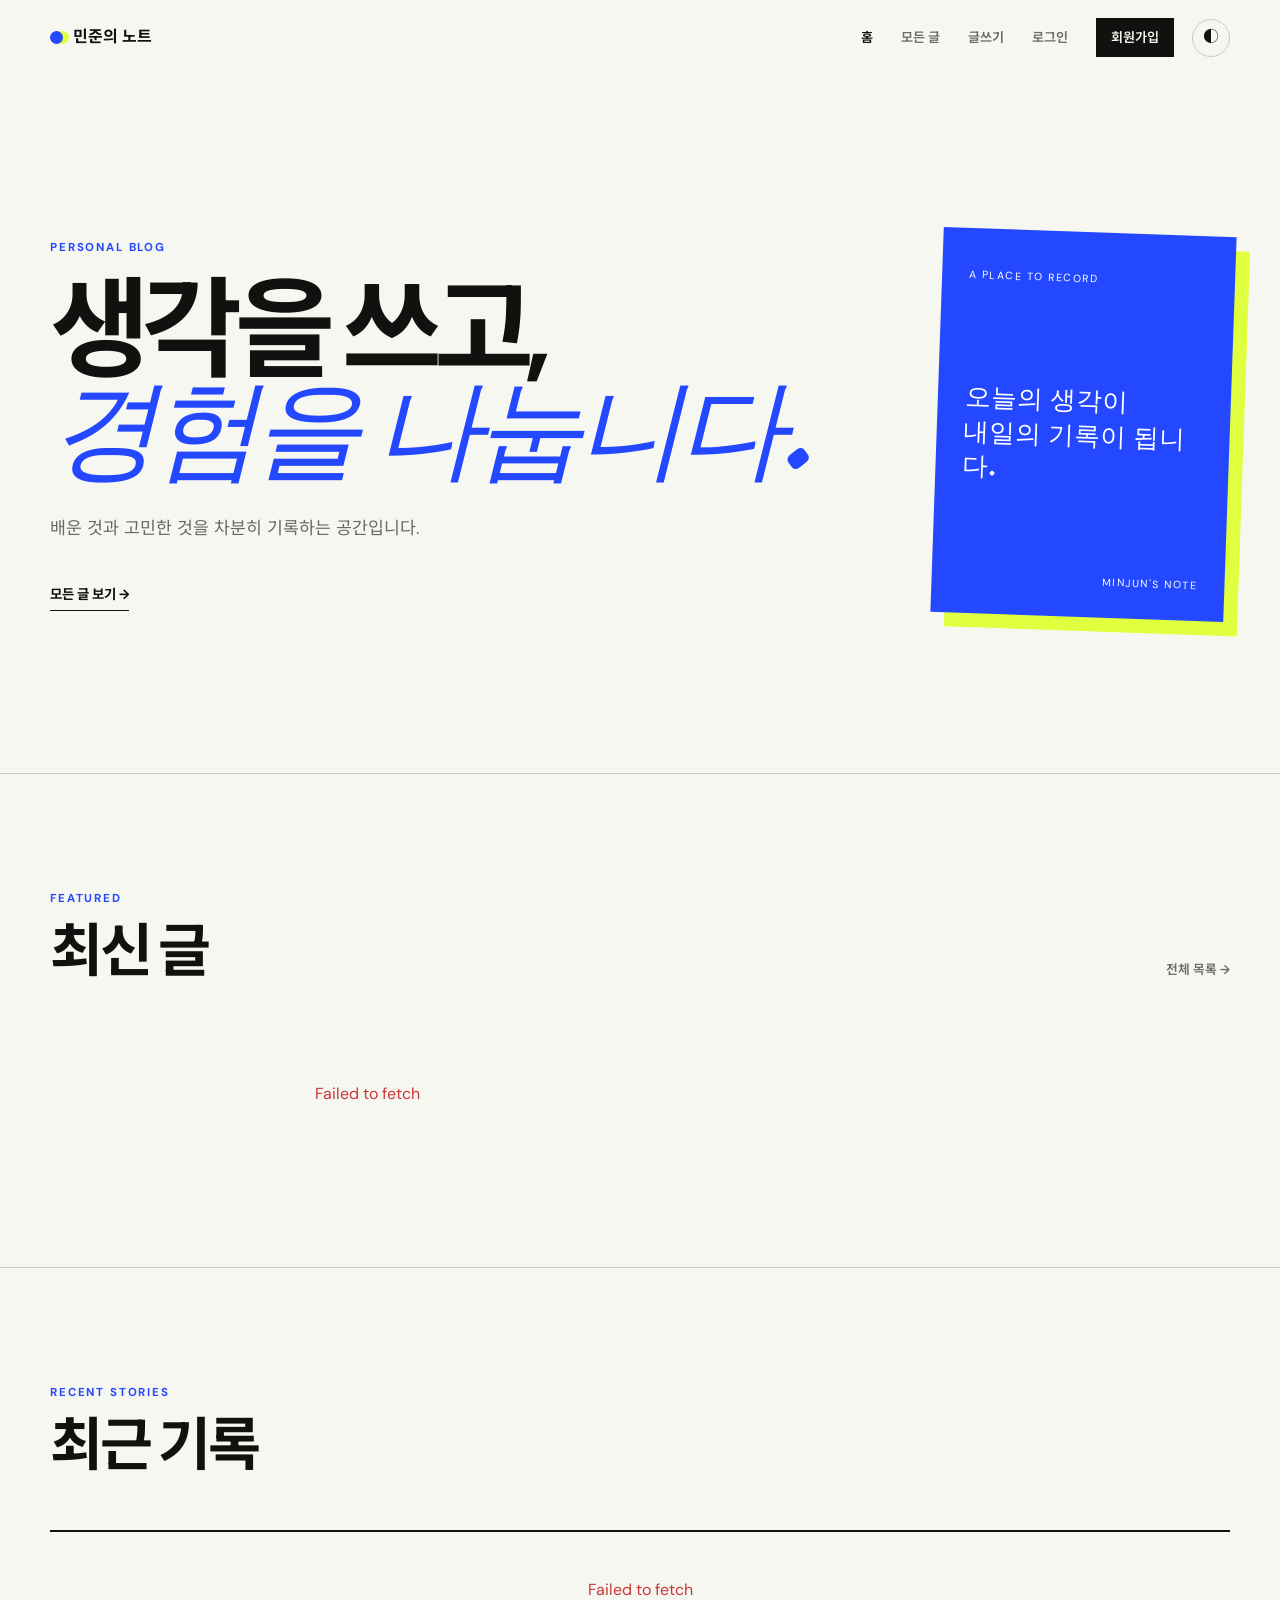
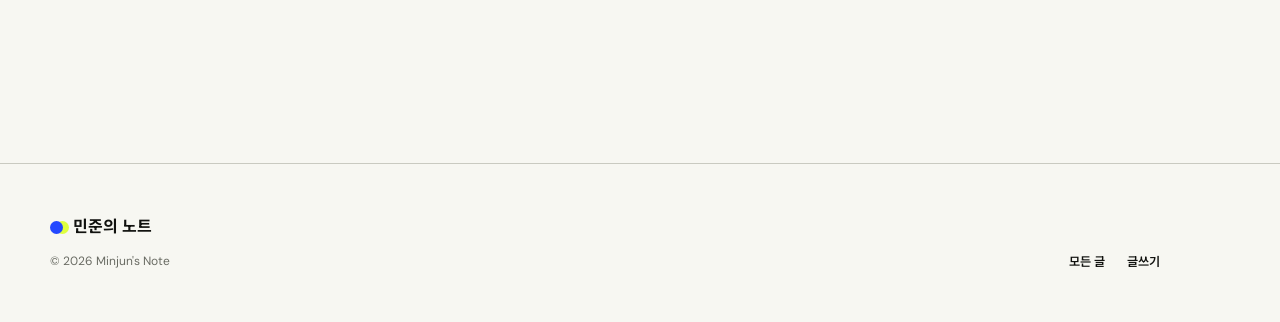
<file: index.html>
<!doctype html>
<html lang="ko">
<head>
  <meta charset="UTF-8">
  <meta name="viewport" content="width=device-width,initial-scale=1">
  <meta name="description" content="생각과 경험을 기록하는 개인 블로그">
  <meta name="theme-color" content="#f7f7f2">
  <title>민준의 노트</title>
  <link rel="preconnect" href="https://script.google.com">
  <link rel="stylesheet" href="css/style.css">
  <script src="js/config.js" defer></script>
  <script src="js/main.js" defer></script>
</head>
<body>
  <a class="skip-link" href="#main-content">본문으로 바로가기</a>
  <header class="site-header" data-header><div class="shell header-inner">
    <a class="wordmark" href="index.html"><span class="wordmark-dot"></span>민준의 노트</a>
    <nav class="nav" aria-label="주요 메뉴"><button class="menu-button" type="button" aria-label="메뉴 열기" aria-expanded="false" data-menu-button><span></span><span></span></button><div class="menu" data-menu><a class="active" href="index.html">홈</a><a href="posts.html">모든 글</a><a href="write.html">글쓰기</a><a class="join-link" href="signup.html">회원가입</a></div></nav>
    <button class="theme-button" type="button" data-theme-button>◐</button>
  </div></header>
  <main id="main-content">
    <section class="home-hero"><div class="shell hero-layout"><div class="hero-copy"><p class="kicker">Personal blog</p><h1>생각을 쓰고,<br><em>경험을 나눕니다.</em></h1><p class="hero-description">배운 것과 고민한 것을 차분히 기록하는 공간입니다.</p><a class="text-link" href="posts.html">모든 글 보기 →</a></div><aside class="hero-note" aria-label="블로그 소개"><p class="note-label">A PLACE TO RECORD</p><p>오늘의 생각이<br>내일의 기록이 됩니다.</p><span class="note-date">MINJUN'S NOTE</span></aside></div></section>
    <section class="section"><div class="shell"><div class="section-head"><div><p class="eyebrow">Featured</p><h2>최신 글</h2></div><a class="quiet-link" href="posts.html">전체 목록 →</a></div><article class="featured-post reveal"><p class="crud-state">최신 글을 불러오는 중입니다…</p></article></div></section>
    <section class="section"><div class="shell"><div class="section-head"><div><p class="eyebrow">Recent stories</p><h2>최근 기록</h2></div></div><div class="post-list"><p class="crud-state">최근 글을 불러오는 중입니다…</p></div></div></section>
  </main>
  <footer class="footer"><div class="shell footer-inner"><div><a class="wordmark" href="index.html"><span class="wordmark-dot"></span>민준의 노트</a><p>© <span data-year></span> Minjun's Note</p></div><div class="footer-links"><a href="posts.html">모든 글</a><a href="write.html">글쓰기</a></div></div></footer>
  <div class="toast" data-toast></div>
</body>
</html>
</file>
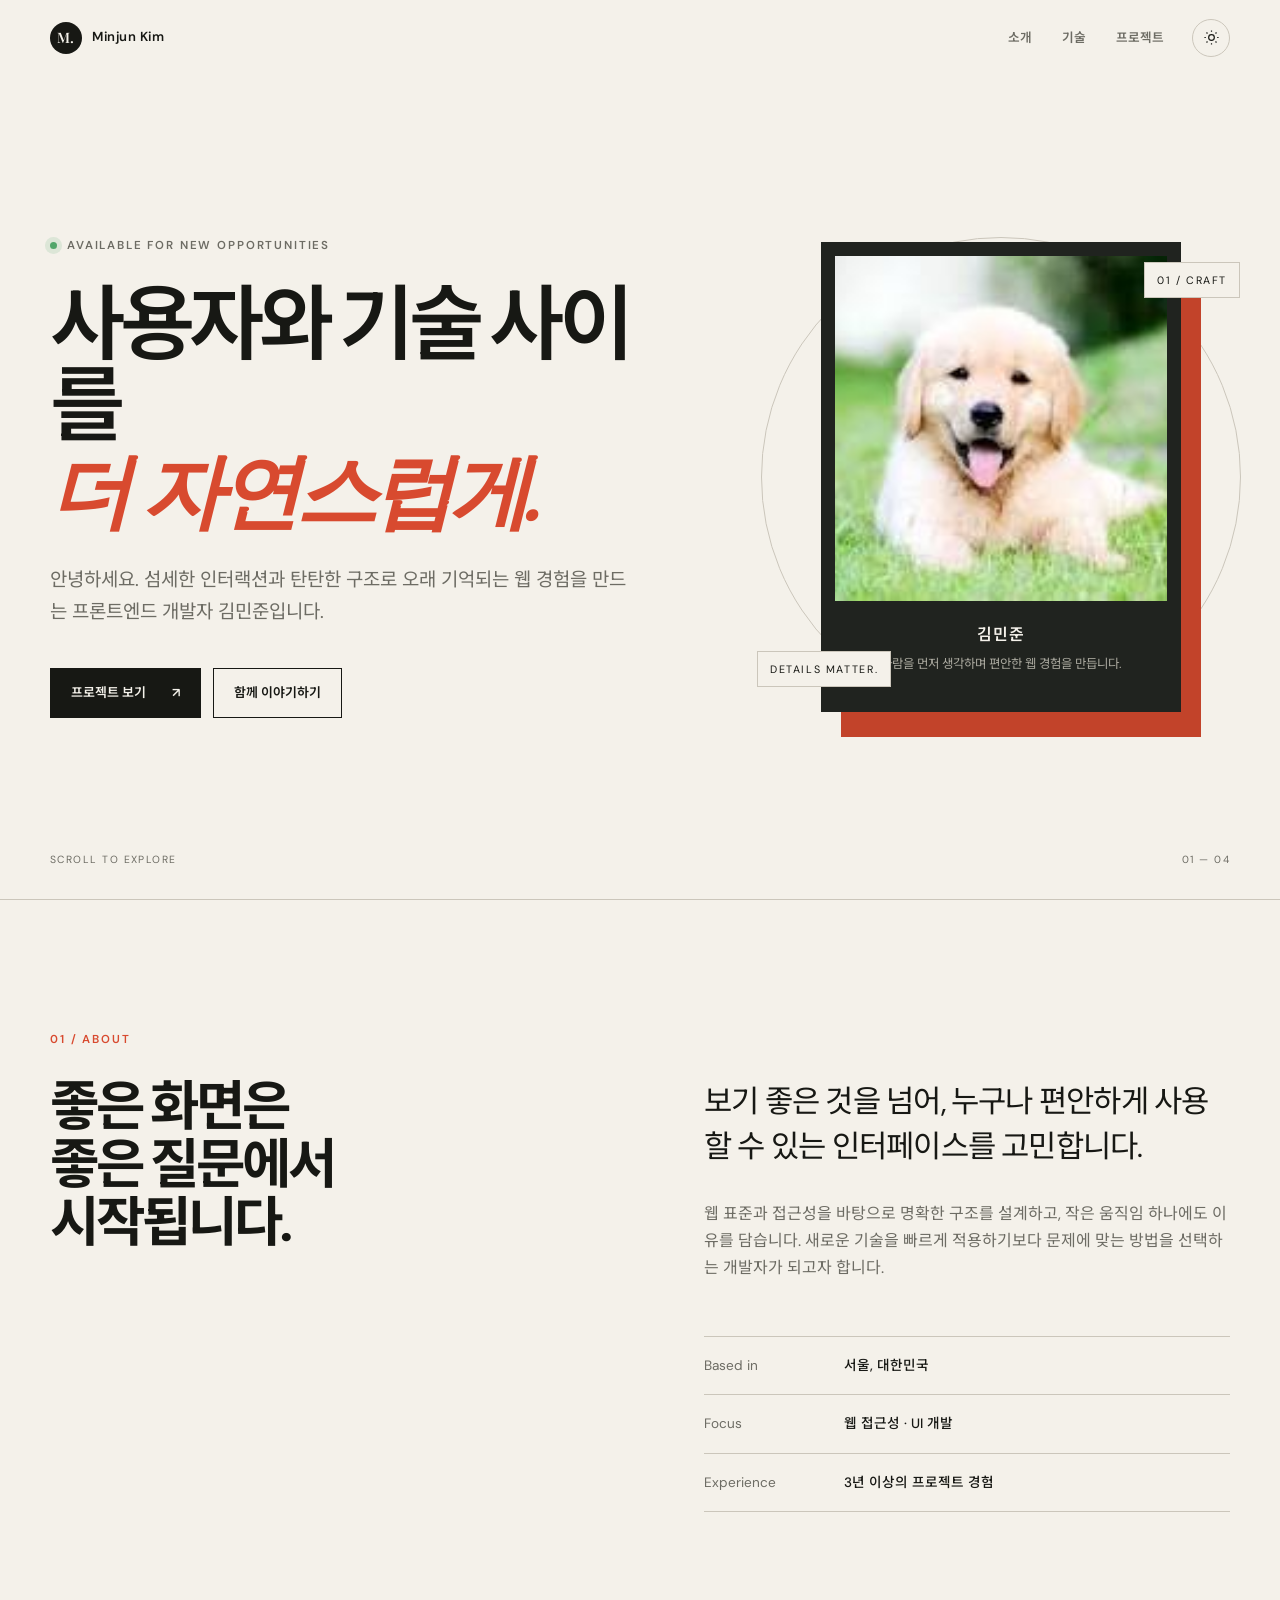
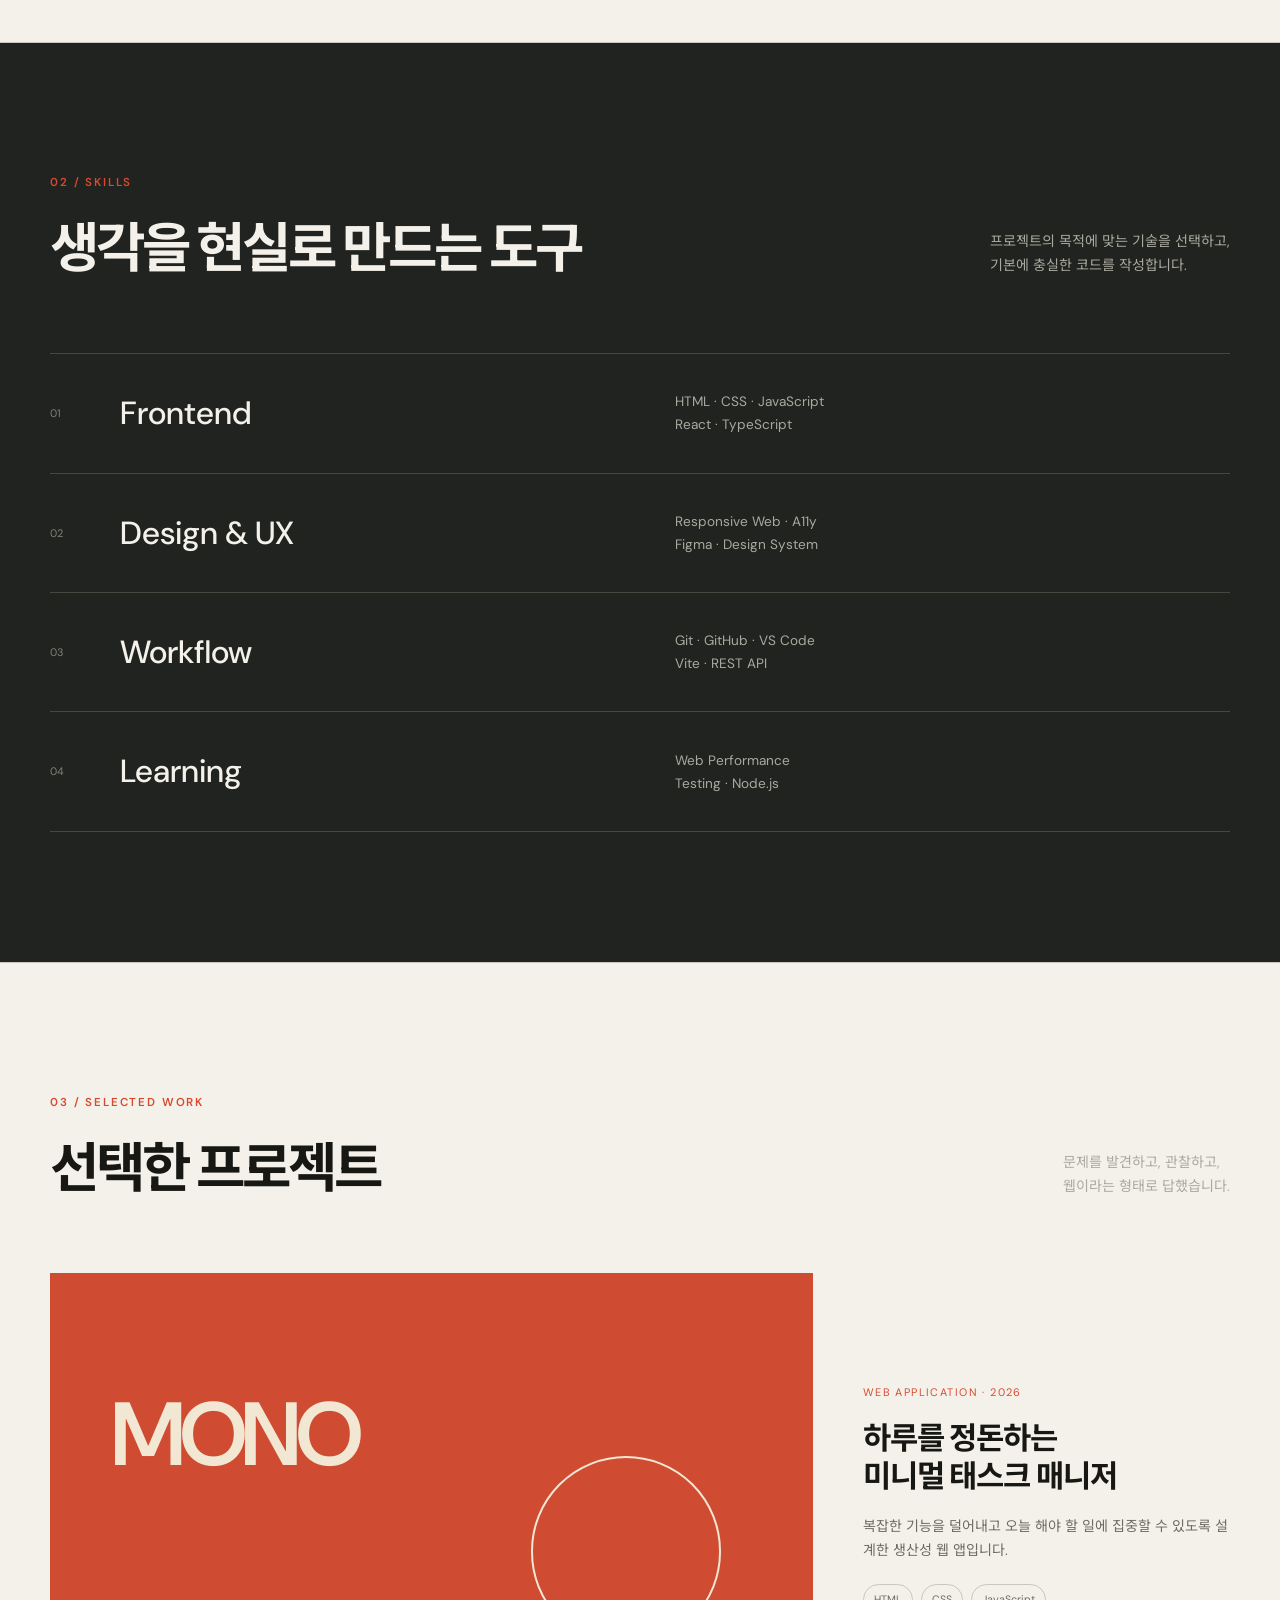
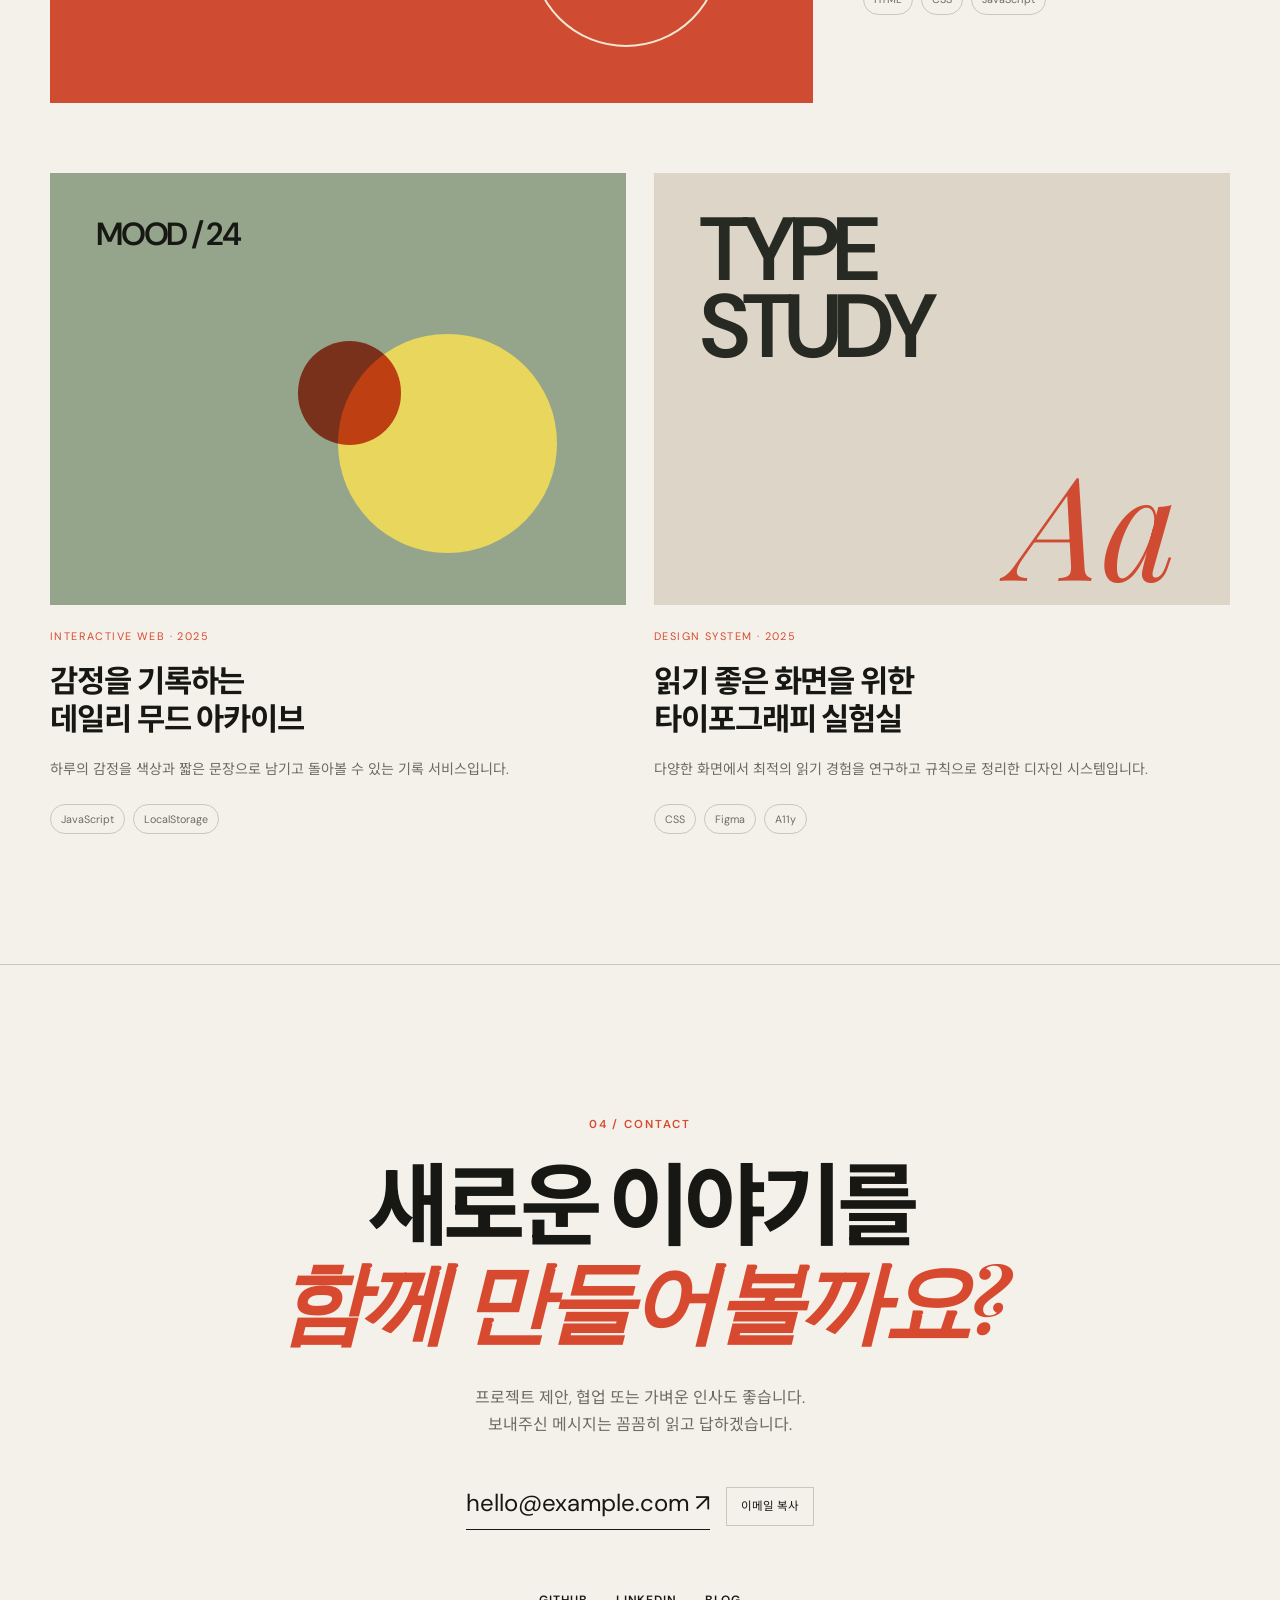
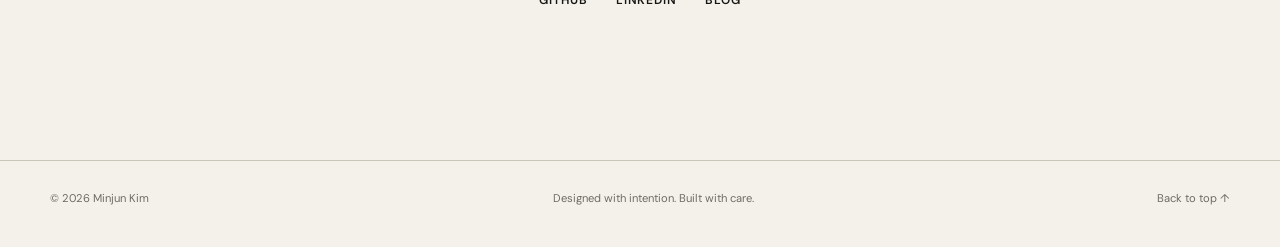
<file: frontend/index.html>
<!doctype html>
<html lang="ko">
  <head>
    <meta charset="UTF-8">
    <meta name="viewport" content="width=device-width, initial-scale=1.0">
    <meta name="description" content="사용자 경험을 코드로 설계하는 프론트엔드 개발자 김민준의 개인 프로필입니다.">
    <meta name="theme-color" content="#f4f1ea">
    <title>김민준 — Frontend Developer</title>
    <link rel="stylesheet" href="css/style.css">
    <script src="js/main.js" defer></script>
  </head>
  <body>
    <a class="skip-link" href="#main-content">본문으로 바로가기</a>

    <header class="site-header" data-header>
      <div class="container nav-wrap">
        <a class="brand" href="#home" aria-label="김민준 프로필 홈">
          <span class="brand-mark" aria-hidden="true">M.</span>
          <span>Minjun Kim</span>
        </a>

        <nav class="nav" aria-label="주요 메뉴">
          <button class="menu-button" type="button" aria-label="메뉴 열기" aria-expanded="false" aria-controls="main-menu" data-menu-button>
            <span></span><span></span><span></span>
          </button>
          <div class="menu" id="main-menu" data-menu>
            <a href="about.html">소개</a>
            <a href="skills.html">기술</a>
            <a href="projects.html">프로젝트</a>
          </div>
        </nav>

        <button class="theme-button" type="button" aria-label="다크 테마로 전환" data-theme-button>
          <svg class="sun-icon" viewBox="0 0 24 24" aria-hidden="true"><circle cx="12" cy="12" r="4"></circle><path d="M12 2v2M12 20v2M4.93 4.93l1.42 1.42M17.66 17.66l1.41 1.41M2 12h2M20 12h2M4.93 19.07l1.42-1.42M17.66 6.34l1.41-1.41"></path></svg>
          <svg class="moon-icon" viewBox="0 0 24 24" aria-hidden="true"><path d="M20.5 14.1A8.5 8.5 0 0 1 9.9 3.5 8.5 8.5 0 1 0 20.5 14.1Z"></path></svg>
        </button>
      </div>
    </header>

    <main id="main-content">
      <section class="hero" id="home" aria-labelledby="hero-title">
        <div class="container hero-grid">
          <div class="hero-copy reveal">
            <p class="eyebrow"><span></span> Available for new opportunities</p>
            <h1 id="hero-title">사용자와 기술 사이를<br><em>더 자연스럽게.</em></h1>
            <p class="hero-description">안녕하세요. 섬세한 인터랙션과 탄탄한 구조로 오래 기억되는 웹 경험을 만드는 프론트엔드 개발자 김민준입니다.</p>
            <div class="hero-actions">
              <a class="button button-primary" href="#projects">프로젝트 보기 <span aria-hidden="true">↗</span></a>
              <a class="button button-secondary" href="#contact">함께 이야기하기</a>
            </div>
          </div>

          <div class="profile-visual reveal">
            <div class="profile-orbit" aria-hidden="true"></div>
            <div class="profile-card">
              <img src="assets/images/강아지.jpg" alt="잔디 위에 앉아 있는 밝은색 강아지">
              <div class="profile-caption">
                <p class="profile-name">김민준</p>
                <p class="profile-summary">사람을 먼저 생각하며 편안한 웹 경험을 만듭니다.</p>
              </div>
            </div>
            <div class="floating-note note-top" aria-hidden="true">01 / Craft</div>
            <div class="floating-note note-bottom" aria-hidden="true">Details matter.</div>
          </div>
        </div>
        <div class="hero-index container" aria-hidden="true"><span>Scroll to explore</span><span>01 — 04</span></div>
      </section>

      <section class="section about" id="about" aria-labelledby="about-title">
        <div class="container section-grid">
          <div class="section-heading reveal">
            <p class="section-number">01 / About</p>
            <h2 id="about-title">좋은 화면은<br>좋은 질문에서<br>시작됩니다.</h2>
          </div>
          <div class="about-content reveal">
            <p class="lead">보기 좋은 것을 넘어, 누구나 편안하게 사용할 수 있는 인터페이스를 고민합니다.</p>
            <p>웹 표준과 접근성을 바탕으로 명확한 구조를 설계하고, 작은 움직임 하나에도 이유를 담습니다. 새로운 기술을 빠르게 적용하기보다 문제에 맞는 방법을 선택하는 개발자가 되고자 합니다.</p>
            <dl class="facts">
              <div><dt>Based in</dt><dd>서울, 대한민국</dd></div>
              <div><dt>Focus</dt><dd>웹 접근성 · UI 개발</dd></div>
              <div><dt>Experience</dt><dd>3년 이상의 프로젝트 경험</dd></div>
            </dl>
          </div>
        </div>
      </section>

      <section class="section skills" id="skills" aria-labelledby="skills-title">
        <div class="container">
          <div class="section-intro reveal">
            <div><p class="section-number">02 / Skills</p><h2 id="skills-title">생각을 현실로 만드는 도구</h2></div>
            <p>프로젝트의 목적에 맞는 기술을 선택하고,<br>기본에 충실한 코드를 작성합니다.</p>
          </div>
          <div class="skill-list reveal">
            <article><span class="skill-index">01</span><h3>Frontend</h3><p>HTML · CSS · JavaScript<br>React · TypeScript</p></article>
            <article><span class="skill-index">02</span><h3>Design & UX</h3><p>Responsive Web · A11y<br>Figma · Design System</p></article>
            <article><span class="skill-index">03</span><h3>Workflow</h3><p>Git · GitHub · VS Code<br>Vite · REST API</p></article>
            <article><span class="skill-index">04</span><h3>Learning</h3><p>Web Performance<br>Testing · Node.js</p></article>
          </div>
        </div>
      </section>

      <section class="section projects" id="projects" aria-labelledby="projects-title">
        <div class="container">
          <div class="section-intro reveal">
            <div><p class="section-number">03 / Selected work</p><h2 id="projects-title">선택한 프로젝트</h2></div>
            <p>문제를 발견하고, 관찰하고,<br>웹이라는 형태로 답했습니다.</p>
          </div>
          <div class="project-grid">
            <article class="project-card project-featured reveal">
              <div class="project-art art-one" aria-hidden="true"><span>MONO</span><i></i></div>
              <div class="project-copy"><p class="project-type">Web Application · 2026</p><h3>하루를 정돈하는<br>미니멀 태스크 매니저</h3><p>복잡한 기능을 덜어내고 오늘 해야 할 일에 집중할 수 있도록 설계한 생산성 웹 앱입니다.</p><ul aria-label="사용 기술"><li>HTML</li><li>CSS</li><li>JavaScript</li></ul></div>
            </article>
            <article class="project-card reveal">
              <div class="project-art art-two" aria-hidden="true"><span>MOOD / 24</span><i></i><b></b></div>
              <div class="project-copy"><p class="project-type">Interactive Web · 2025</p><h3>감정을 기록하는<br>데일리 무드 아카이브</h3><p>하루의 감정을 색상과 짧은 문장으로 남기고 돌아볼 수 있는 기록 서비스입니다.</p><ul aria-label="사용 기술"><li>JavaScript</li><li>LocalStorage</li></ul></div>
            </article>
            <article class="project-card reveal">
              <div class="project-art art-three" aria-hidden="true"><span>TYPE<br>STUDY</span><i>Aa</i></div>
              <div class="project-copy"><p class="project-type">Design System · 2025</p><h3>읽기 좋은 화면을 위한<br>타이포그래피 실험실</h3><p>다양한 화면에서 최적의 읽기 경험을 연구하고 규칙으로 정리한 디자인 시스템입니다.</p><ul aria-label="사용 기술"><li>CSS</li><li>Figma</li><li>A11y</li></ul></div>
            </article>
          </div>
        </div>
      </section>

      <section class="section contact" id="contact" aria-labelledby="contact-title">
        <div class="container contact-inner reveal">
          <p class="section-number">04 / Contact</p>
          <h2 id="contact-title">새로운 이야기를<br><em>함께 만들어볼까요?</em></h2>
          <p>프로젝트 제안, 협업 또는 가벼운 인사도 좋습니다.<br>보내주신 메시지는 꼼꼼히 읽고 답하겠습니다.</p>
          <div class="contact-actions">
            <a class="email-link" href="mailto:hello@example.com">hello@example.com <span aria-hidden="true">↗</span></a>
            <button class="copy-button" type="button" data-copy-email="hello@example.com"><span data-copy-label>이메일 복사</span></button>
          </div>
          <div class="social-links" aria-label="소셜 링크">
            <a href="https://github.com/" target="_blank" rel="noopener noreferrer">GitHub <span class="sr-only">(새 창)</span></a>
            <a href="https://www.linkedin.com/" target="_blank" rel="noopener noreferrer">LinkedIn <span class="sr-only">(새 창)</span></a>
            <a href="https://velog.io/" target="_blank" rel="noopener noreferrer">Blog <span class="sr-only">(새 창)</span></a>
          </div>
        </div>
      </section>
    </main>

    <footer class="footer">
      <div class="container footer-inner"><p>© <span data-year></span> Minjun Kim</p><p>Designed with intention. Built with care.</p><a href="#home">Back to top ↑</a></div>
    </footer>

    <div class="toast" role="status" aria-live="polite" data-toast>이메일 주소를 복사했습니다.</div>
  </body>
</html>
</file>
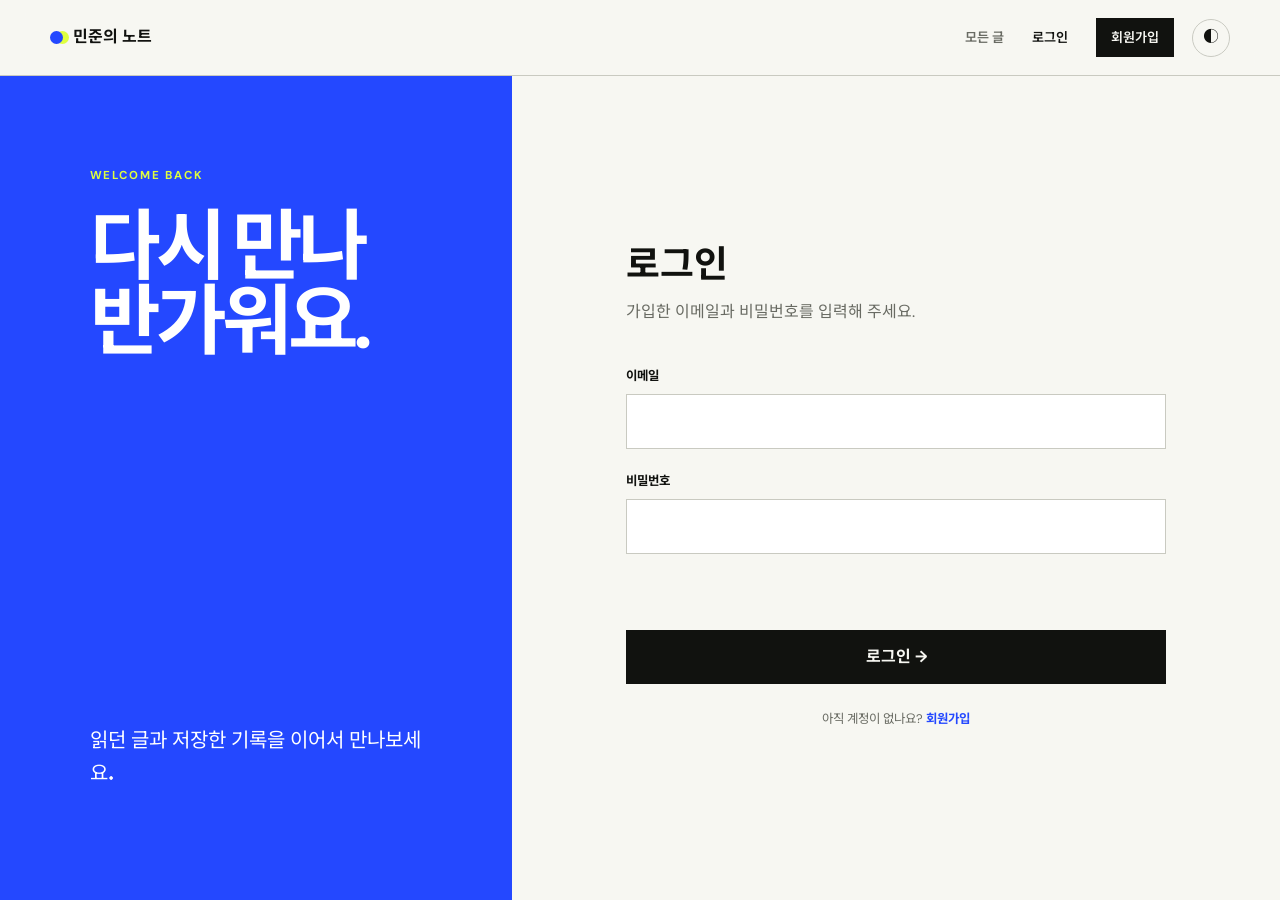
<file: login.html>
<!doctype html><html lang="ko"><head><meta charset="UTF-8"><meta name="viewport" content="width=device-width,initial-scale=1"><meta name="theme-color" content="#f7f7f2"><title>로그인 — 민준의 노트</title><link rel="stylesheet" href="css/style.css"><script src="js/config.js" defer></script><script src="js/main.js" defer></script><script src="js/auth.js" defer></script></head><body><header class="site-header solid"><div class="shell header-inner"><a class="wordmark" href="index.html"><span class="wordmark-dot"></span>민준의 노트</a><nav class="nav"><div class="menu"><a href="posts.html">모든 글</a><a class="active" href="login.html">로그인</a><a class="join-link" href="signup.html">회원가입</a></div></nav><button class="theme-button" data-theme-button>◐</button></div></header><main class="form-page"><aside class="form-aside"><div><p class="eyebrow">Welcome back</p><h1>다시 만나<br>반가워요.</h1></div><p class="aside-quote">읽던 글과 저장한 기록을 이어서 만나보세요.</p></aside><section class="form-main"><div class="form-main-inner"><h2>로그인</h2><p class="form-description">가입한 이메일과 비밀번호를 입력해 주세요.</p><form class="stack-form" data-auth-form="login"><div class="field"><label for="email">이메일</label><input id="email" name="email" type="email" required></div><div class="field"><label for="password">비밀번호</label><input id="password" name="password" type="password" required></div><p class="auth-message" role="alert" data-auth-message></p><button class="primary-button" type="submit">로그인 →</button></form><p class="form-foot">아직 계정이 없나요? <a href="signup.html">회원가입</a></p></div></section></main></body></html>
</file>
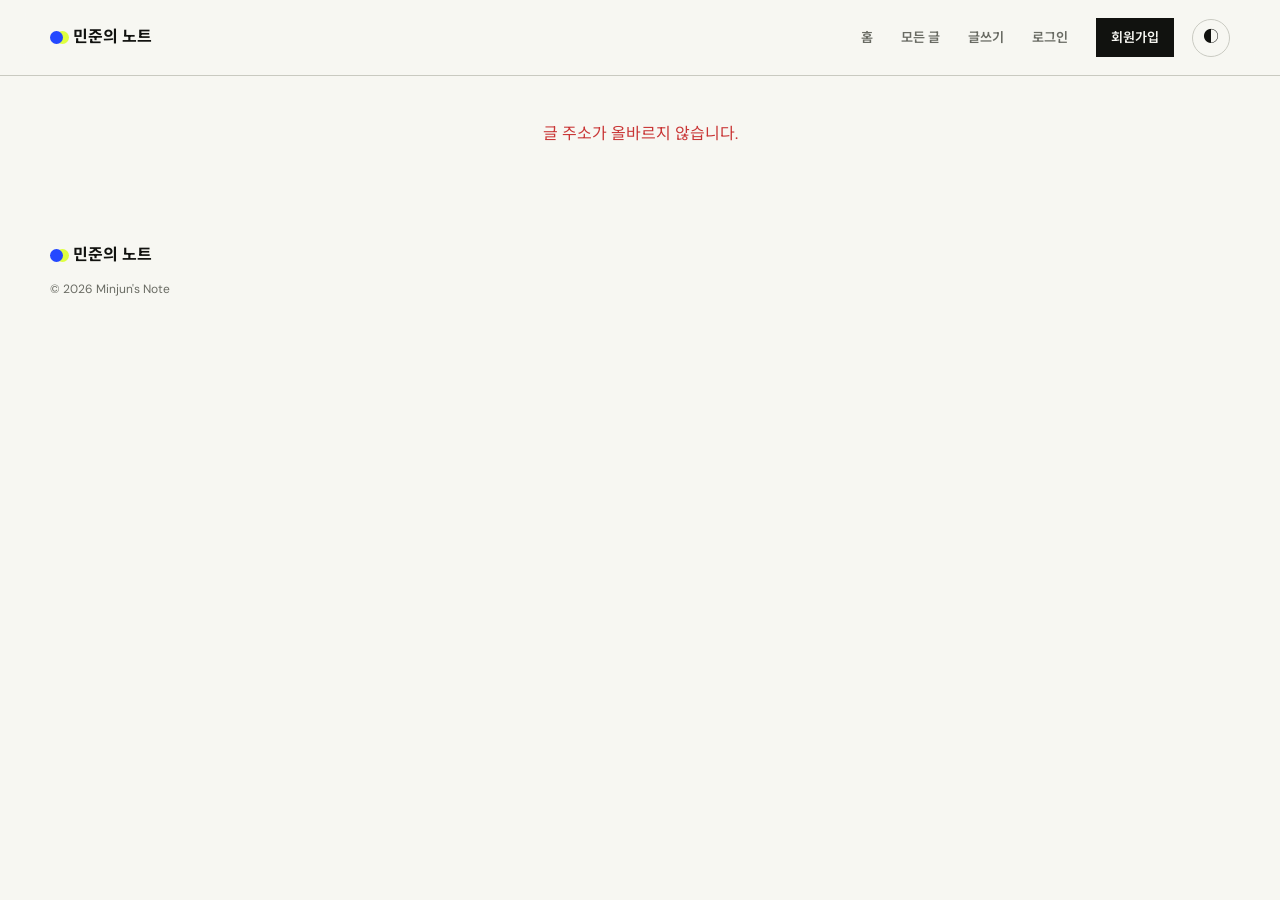
<file: post.html>
<!doctype html>
<html lang="ko"><head><meta charset="UTF-8"><meta name="viewport" content="width=device-width,initial-scale=1"><meta name="description" content="민준의 노트 게시글"><meta name="theme-color" content="#f7f7f2"><title>글 — 민준의 노트</title><link rel="preconnect" href="https://script.google.com"><link rel="stylesheet" href="css/style.css"><script src="js/config.js" defer></script><script src="js/main.js" defer></script></head>
<body><a class="skip-link" href="#main-content">본문으로 바로가기</a><header class="site-header solid" data-header><div class="shell header-inner"><a class="wordmark" href="index.html"><span class="wordmark-dot"></span>민준의 노트</a><nav class="nav" aria-label="주요 메뉴"><button class="menu-button" type="button" aria-label="메뉴 열기" aria-expanded="false" data-menu-button><span></span><span></span></button><div class="menu" data-menu><a href="index.html">홈</a><a href="posts.html">모든 글</a><a href="write.html">글쓰기</a><a class="join-link" href="signup.html">회원가입</a></div></nav><button class="theme-button" type="button" data-theme-button>◐</button></div></header><main id="main-content"><p class="crud-state">글을 불러오는 중입니다…</p></main><footer class="footer"><div class="shell footer-inner"><div><a class="wordmark" href="index.html"><span class="wordmark-dot"></span>민준의 노트</a><p>© <span data-year></span> Minjun's Note</p></div></div></footer><div class="toast" data-toast></div></body></html>
</file>
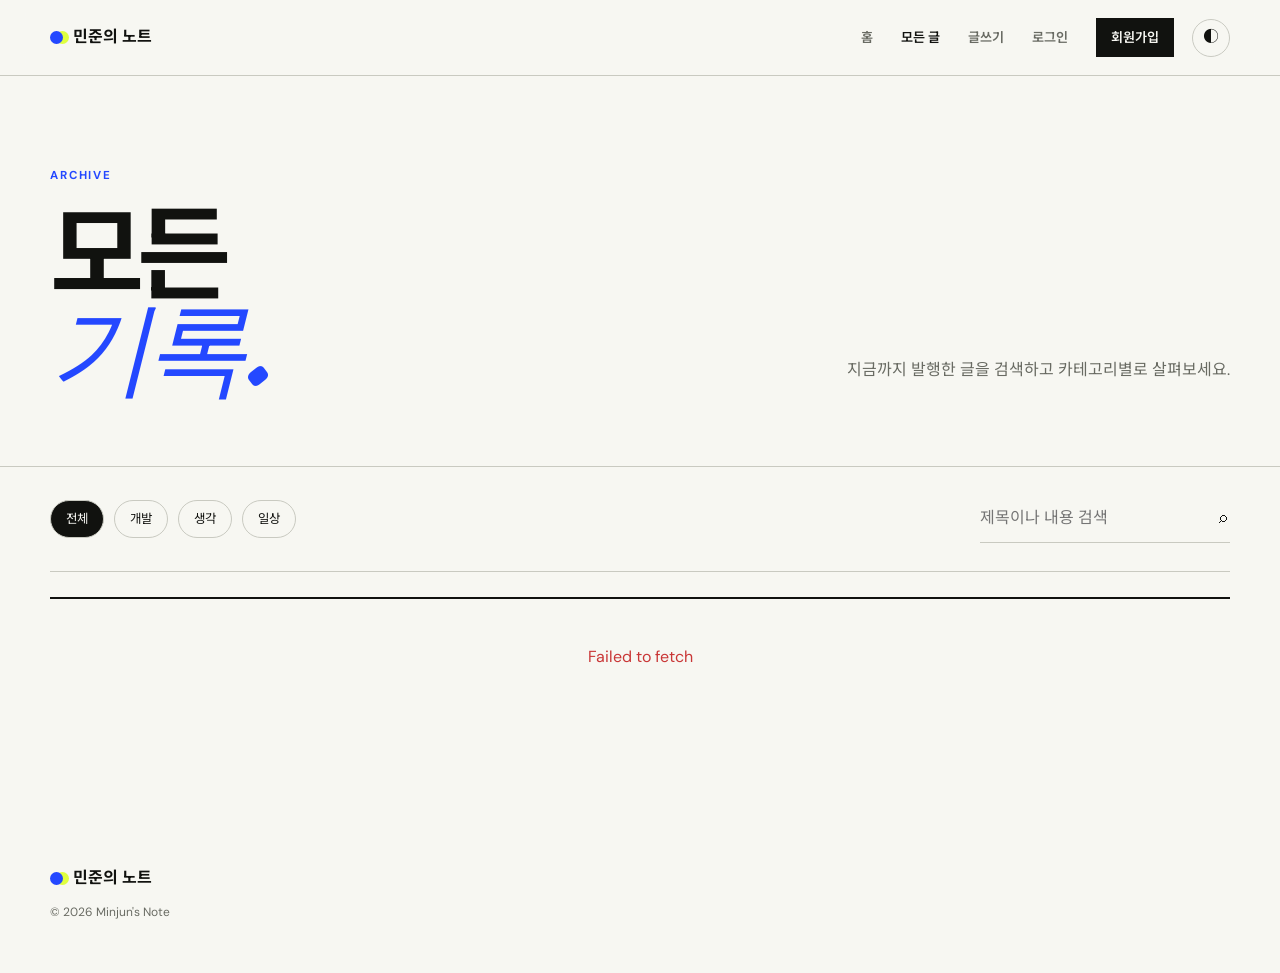
<file: posts.html>
<!doctype html>
<html lang="ko"><head><meta charset="UTF-8"><meta name="viewport" content="width=device-width,initial-scale=1"><meta name="description" content="민준의 노트 게시글 목록"><meta name="theme-color" content="#f7f7f2"><title>모든 글 — 민준의 노트</title><link rel="preconnect" href="https://script.google.com"><link rel="stylesheet" href="css/style.css"><script src="js/config.js" defer></script><script src="js/main.js" defer></script></head>
<body><a class="skip-link" href="#main-content">본문으로 바로가기</a><header class="site-header solid" data-header><div class="shell header-inner"><a class="wordmark" href="index.html"><span class="wordmark-dot"></span>민준의 노트</a><nav class="nav" aria-label="주요 메뉴"><button class="menu-button" type="button" aria-label="메뉴 열기" aria-expanded="false" data-menu-button><span></span><span></span></button><div class="menu" data-menu><a href="index.html">홈</a><a class="active" href="posts.html">모든 글</a><a href="write.html">글쓰기</a><a class="join-link" href="signup.html">회원가입</a></div></nav><button class="theme-button" type="button" data-theme-button>◐</button></div></header>
<main id="main-content"><section class="page-hero"><div class="shell page-hero-row"><div><p class="kicker">Archive</p><h1 class="page-title">모든<br><em>기록.</em></h1></div><p class="page-intro">지금까지 발행한 글을 검색하고 카테고리별로 살펴보세요.</p></div></section><div class="shell filter-bar"><button class="filter-button active" type="button" data-filter="전체">전체</button><button class="filter-button" type="button" data-filter="개발">개발</button><button class="filter-button" type="button" data-filter="생각">생각</button><button class="filter-button" type="button" data-filter="일상">일상</button><label class="search-wrap"><span aria-hidden="true">⌕</span><span class="sr-only">글 검색</span><input type="search" placeholder="제목이나 내용 검색" data-post-search></label></div><section class="archive"><div class="shell"><div class="post-list"><p class="crud-state">글을 불러오는 중입니다…</p></div><p class="empty-state" data-empty-state>조건에 맞는 글이 없습니다.</p></div></section></main>
<footer class="footer"><div class="shell footer-inner"><div><a class="wordmark" href="index.html"><span class="wordmark-dot"></span>민준의 노트</a><p>© <span data-year></span> Minjun's Note</p></div></div></footer><div class="toast" data-toast></div></body></html>
</file>
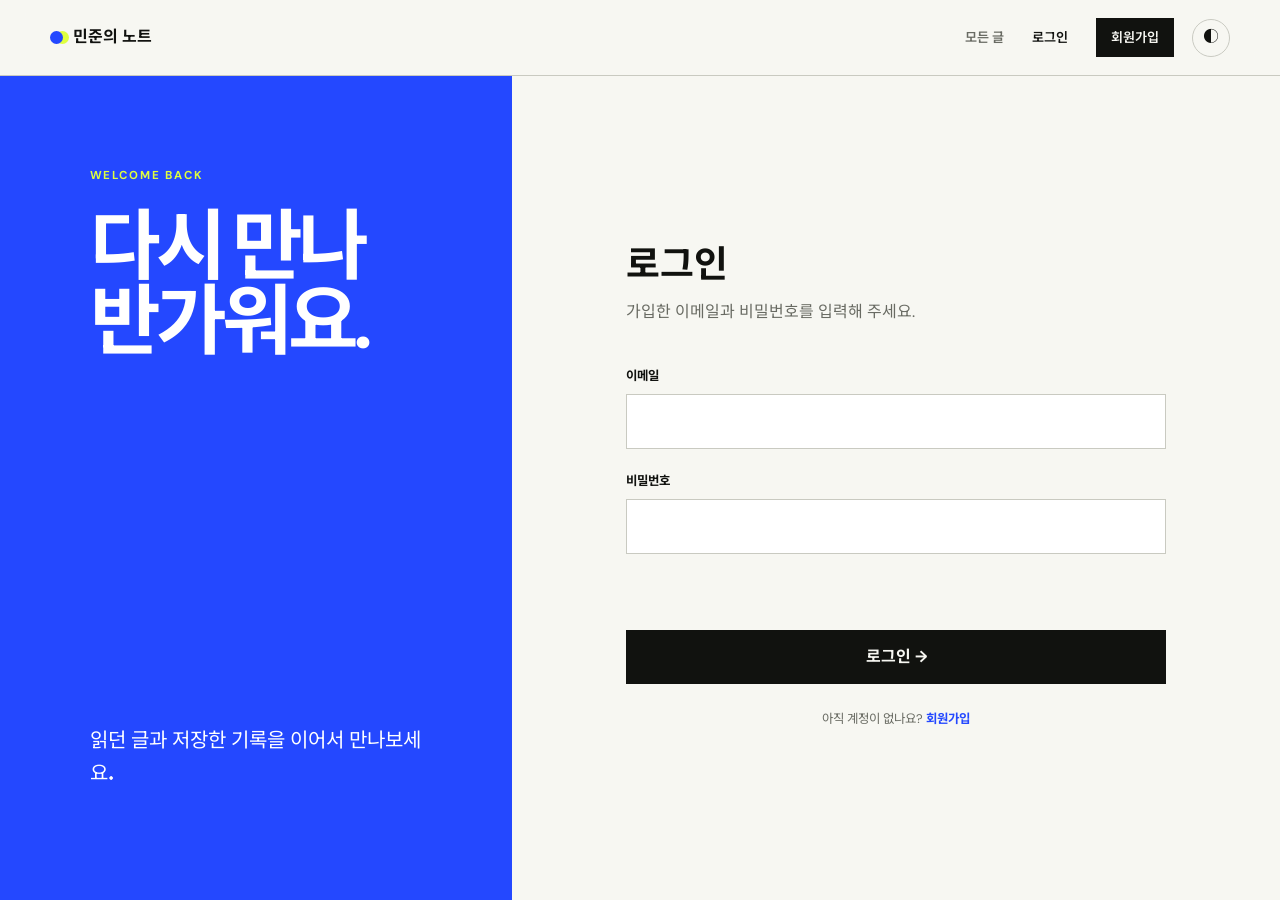
<file: profile.html>
<!doctype html>
<html lang="ko">
<head>
  <meta charset="UTF-8">
  <meta name="viewport" content="width=device-width,initial-scale=1">
  <meta name="description" content="민준의 노트 회원 프로필">
  <meta name="theme-color" content="#f7f7f2">
  <title>내 프로필 — 민준의 노트</title>
  <link rel="stylesheet" href="css/style.css">
  <script src="js/config.js" defer></script>
  <script src="js/main.js" defer></script>
  <script src="js/auth.js" defer></script>
</head>
<body>
  <a class="skip-link" href="#main-content">본문으로 바로가기</a>
  <header class="site-header solid" data-header>
    <div class="shell header-inner">
      <a class="wordmark" href="index.html" aria-label="민준의 노트 홈"><span class="wordmark-dot"></span>민준의 노트</a>
      <nav class="nav" aria-label="주요 메뉴">
        <button class="menu-button" type="button" aria-label="메뉴 열기" aria-expanded="false" aria-controls="main-menu" data-menu-button><span></span><span></span></button>
        <div class="menu" id="main-menu" data-menu>
          <a href="index.html">홈</a>
          <a href="posts.html">모든 글</a>
          <a href="write.html">글쓰기</a>
          <a class="join-link" href="signup.html">회원가입</a>
        </div>
      </nav>
      <button class="theme-button" type="button" aria-label="다크 모드로 전환" data-theme-button>◐</button>
    </div>
  </header>
  <main id="main-content" class="profile-page" data-profile-page>
    <div class="shell profile-layout">
      <section class="profile-intro">
        <p class="eyebrow">My account</p>
        <h1>나의<br><em>프로필.</em></h1>
        <p>민준의 노트에 로그인한 계정 정보입니다.</p>
      </section>
      <section class="profile-card" aria-labelledby="profile-heading">
        <div class="profile-avatar" aria-hidden="true"><span data-profile-field="name">회원</span></div>
        <div>
          <p class="profile-label">이름</p>
          <h2 id="profile-heading" data-profile-field="name">불러오는 중…</h2>
        </div>
        <div class="profile-detail">
          <p class="profile-label">이메일</p>
          <p data-profile-field="email">불러오는 중…</p>
        </div>
        <div class="profile-actions">
          <a class="secondary-button" href="posts.html">글 둘러보기</a>
          <a class="primary-button" href="#logout" data-logout>로그아웃</a>
        </div>
      </section>
      <section class="profile-posts" aria-labelledby="my-posts-heading">
        <div class="profile-posts-head">
          <div>
            <p class="eyebrow">My stories</p>
            <h2 id="my-posts-heading">내가 쓴 글</h2>
          </div>
          <a class="primary-button" href="write.html">새 글 쓰기 →</a>
        </div>
        <div class="my-post-list" data-my-posts>
          <p class="crud-state">내 글을 불러오는 중입니다…</p>
        </div>
      </section>
    </div>
  </main>
</body>
</html>
</file>
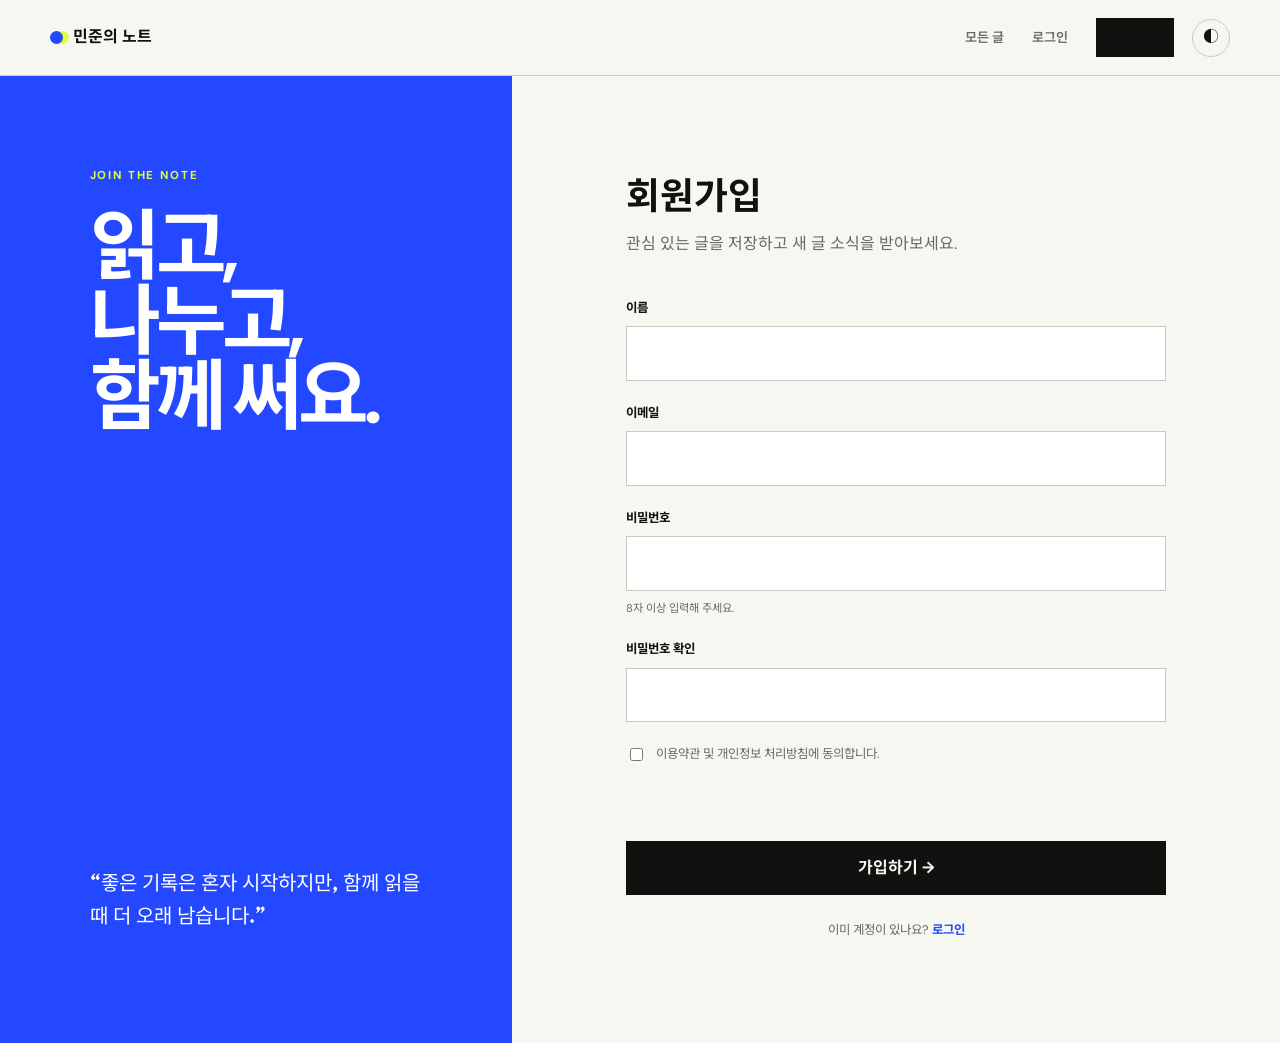
<file: signup.html>
<!doctype html><html lang="ko"><head><meta charset="UTF-8"><meta name="viewport" content="width=device-width,initial-scale=1"><meta name="theme-color" content="#f7f7f2"><title>회원가입 — 민준의 노트</title><link rel="stylesheet" href="css/style.css"><script src="js/config.js" defer></script><script src="js/main.js" defer></script><script src="js/auth.js" defer></script></head><body><header class="site-header solid"><div class="shell header-inner"><a class="wordmark" href="index.html"><span class="wordmark-dot"></span>민준의 노트</a><nav class="nav"><div class="menu"><a href="posts.html">모든 글</a><a href="login.html">로그인</a><a class="join-link active" href="signup.html">회원가입</a></div></nav><button class="theme-button" data-theme-button>◐</button></div></header><main class="form-page"><aside class="form-aside"><div><p class="eyebrow">Join the note</p><h1>읽고,<br>나누고,<br>함께 써요.</h1></div><p class="aside-quote">“좋은 기록은 혼자 시작하지만, 함께 읽을 때 더 오래 남습니다.”</p></aside><section class="form-main"><div class="form-main-inner"><h2>회원가입</h2><p class="form-description">관심 있는 글을 저장하고 새 글 소식을 받아보세요.</p><form class="stack-form" data-auth-form="signup"><div class="field"><label for="name">이름</label><input id="name" name="name" minlength="2" maxlength="30" required></div><div class="field"><label for="email">이메일</label><input id="email" name="email" type="email" required></div><div class="field"><label for="password">비밀번호</label><input id="password" name="password" type="password" minlength="8" maxlength="100" required><p class="field-help">8자 이상 입력해 주세요.</p></div><div class="field"><label for="password-confirm">비밀번호 확인</label><input id="password-confirm" name="passwordConfirm" type="password" minlength="8" required></div><label class="checkbox-field"><input type="checkbox" required><span>이용약관 및 개인정보 처리방침에 동의합니다.</span></label><p class="auth-message" role="alert" data-auth-message></p><button class="primary-button" type="submit">가입하기 →</button></form><p class="form-foot">이미 계정이 있나요? <a href="login.html">로그인</a></p></div></section></main></body></html>
</file>
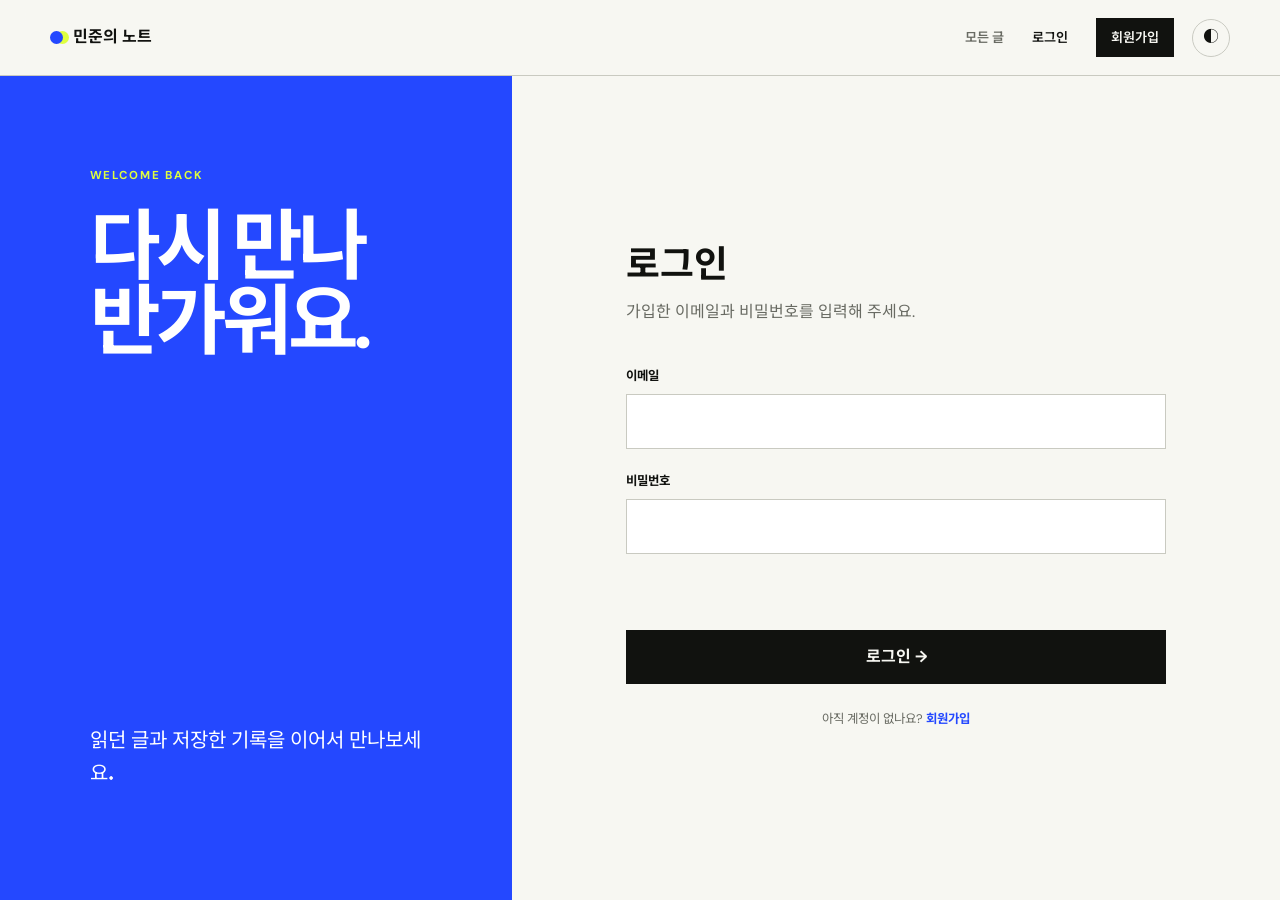
<file: write.html>
<!doctype html>
<html lang="ko">
<head>
  <meta charset="UTF-8"><meta name="viewport" content="width=device-width,initial-scale=1"><meta name="theme-color" content="#f7f7f2">
  <title>새 글 쓰기 — 민준의 노트</title>
  <link rel="preconnect" href="https://script.google.com"><link rel="stylesheet" href="css/style.css">
  <script src="js/config.js" defer></script><script src="js/main.js" defer></script>
</head>
<body>
  <header class="site-header solid" data-header><div class="shell header-inner"><a class="wordmark" href="index.html"><span class="wordmark-dot"></span>민준의 노트</a><nav class="nav"><button class="menu-button" type="button" aria-label="메뉴 열기" aria-expanded="false" data-menu-button><span></span><span></span></button><div class="menu" data-menu><a href="index.html">홈</a><a href="posts.html">모든 글</a><a class="active" href="write.html">글쓰기</a><a class="join-link" href="signup.html">회원가입</a></div></nav><button class="theme-button" type="button" data-theme-button>◐</button></div></header>
  <main class="write-page"><div class="shell write-layout"><aside class="write-sidebar"><p class="kicker">New story</p><h1>새 글<br>쓰기</h1><p>완벽한 문장보다 지금의 생각을 먼저 남겨보세요.</p><p class="draft-status" aria-live="polite">작성 내용은 이 브라우저에 자동 저장됩니다.</p></aside><section><form class="stack-form" data-draft-form><div class="field"><label for="post-title">제목</label><input id="post-title" name="title" placeholder="글의 제목을 입력하세요" required></div><div class="field"><label for="post-category">카테고리</label><select id="post-category" name="category"><option>개발</option><option>생각</option><option>일상</option></select></div><div class="field"><label for="post-summary">한 줄 소개</label><input id="post-summary" name="summary" placeholder="목록에 표시할 짧은 설명"></div><div class="field"><label for="post-content">본문</label><textarea id="post-content" name="content" placeholder="오늘 남기고 싶은 이야기를 써보세요." required></textarea></div><div class="write-actions"><button class="secondary-button" type="button" data-save-draft>지금 저장</button><button class="primary-button" type="submit">글 발행하기 →</button></div></form></section></div></main>
  <div class="toast" data-toast></div>
</body>
</html>
</file>
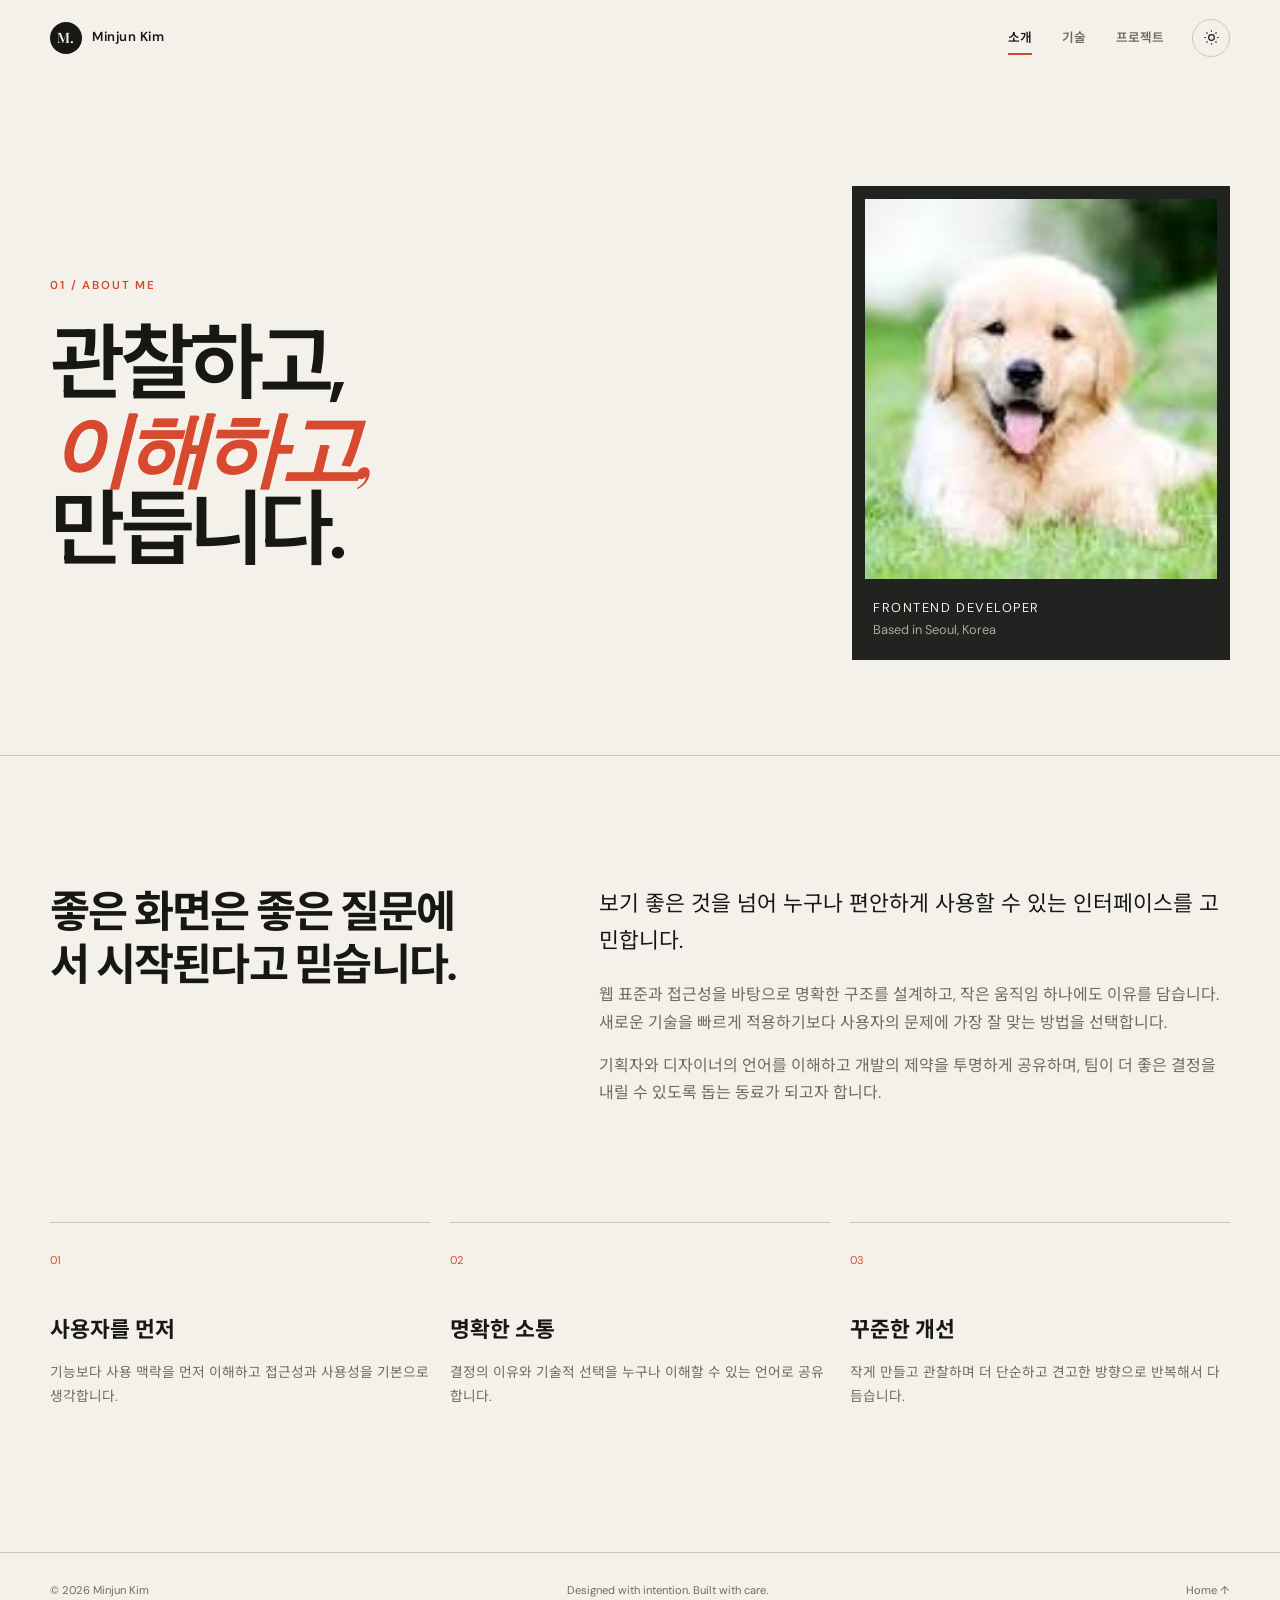
<file: frontend/about.html>
<!doctype html>
<html lang="ko">
  <head>
    <meta charset="UTF-8">
    <meta name="viewport" content="width=device-width, initial-scale=1.0">
    <meta name="description" content="프론트엔드 개발자 김민준의 소개와 일하는 방식입니다.">
    <meta name="theme-color" content="#f4f1ea">
    <title>소개 — 김민준</title>
    <link rel="stylesheet" href="css/style.css">
    <script src="js/main.js" defer></script>
  </head>
  <body>
    <a class="skip-link" href="#main-content">본문으로 바로가기</a>
    <header class="site-header scrolled" data-header>
      <div class="container nav-wrap">
        <a class="brand" href="index.html" aria-label="김민준 프로필 홈"><span class="brand-mark" aria-hidden="true">M.</span><span>Minjun Kim</span></a>
        <nav class="nav" aria-label="주요 메뉴">
          <button class="menu-button" type="button" aria-label="메뉴 열기" aria-expanded="false" aria-controls="main-menu" data-menu-button><span></span><span></span><span></span></button>
          <div class="menu" id="main-menu" data-menu>
            <a class="active" href="about.html" aria-current="page">소개</a>
            <a href="skills.html">기술</a>
            <a href="projects.html">프로젝트</a>
          </div>
        </nav>
        <button class="theme-button" type="button" aria-label="다크 테마로 전환" data-theme-button><svg class="sun-icon" viewBox="0 0 24 24" aria-hidden="true"><circle cx="12" cy="12" r="4"></circle><path d="M12 2v2M12 20v2M4.93 4.93l1.42 1.42M17.66 17.66l1.41 1.41M2 12h2M20 12h2M4.93 19.07l1.42-1.42M17.66 6.34l1.41-1.41"></path></svg><svg class="moon-icon" viewBox="0 0 24 24" aria-hidden="true"><path d="M20.5 14.1A8.5 8.5 0 0 1 9.9 3.5 8.5 8.5 0 1 0 20.5 14.1Z"></path></svg></button>
      </div>
    </header>
    <main id="main-content" class="detail-page">
      <section class="detail-hero">
        <div class="container detail-hero-grid">
          <div><p class="section-number">01 / About me</p><h1>관찰하고,<br><em>이해하고,</em><br>만듭니다.</h1></div>
          <div class="detail-profile"><img src="assets/images/강아지.jpg" alt="잔디 위에 앉아 있는 밝은색 강아지"><p>Frontend Developer<br><span>Based in Seoul, Korea</span></p></div>
        </div>
      </section>
      <section class="detail-content section">
        <div class="container text-grid">
          <h2>좋은 화면은 좋은 질문에서 시작된다고 믿습니다.</h2>
          <div><p class="lead">보기 좋은 것을 넘어 누구나 편안하게 사용할 수 있는 인터페이스를 고민합니다.</p><p>웹 표준과 접근성을 바탕으로 명확한 구조를 설계하고, 작은 움직임 하나에도 이유를 담습니다. 새로운 기술을 빠르게 적용하기보다 사용자의 문제에 가장 잘 맞는 방법을 선택합니다.</p><p>기획자와 디자이너의 언어를 이해하고 개발의 제약을 투명하게 공유하며, 팀이 더 좋은 결정을 내릴 수 있도록 돕는 동료가 되고자 합니다.</p></div>
        </div>
        <div class="container value-grid">
          <article><span>01</span><h3>사용자를 먼저</h3><p>기능보다 사용 맥락을 먼저 이해하고 접근성과 사용성을 기본으로 생각합니다.</p></article>
          <article><span>02</span><h3>명확한 소통</h3><p>결정의 이유와 기술적 선택을 누구나 이해할 수 있는 언어로 공유합니다.</p></article>
          <article><span>03</span><h3>꾸준한 개선</h3><p>작게 만들고 관찰하며 더 단순하고 견고한 방향으로 반복해서 다듬습니다.</p></article>
        </div>
      </section>
    </main>
    <footer class="footer"><div class="container footer-inner"><p>© <span data-year></span> Minjun Kim</p><p>Designed with intention. Built with care.</p><a href="index.html">Home ↑</a></div></footer>
  </body>
</html>
</file>
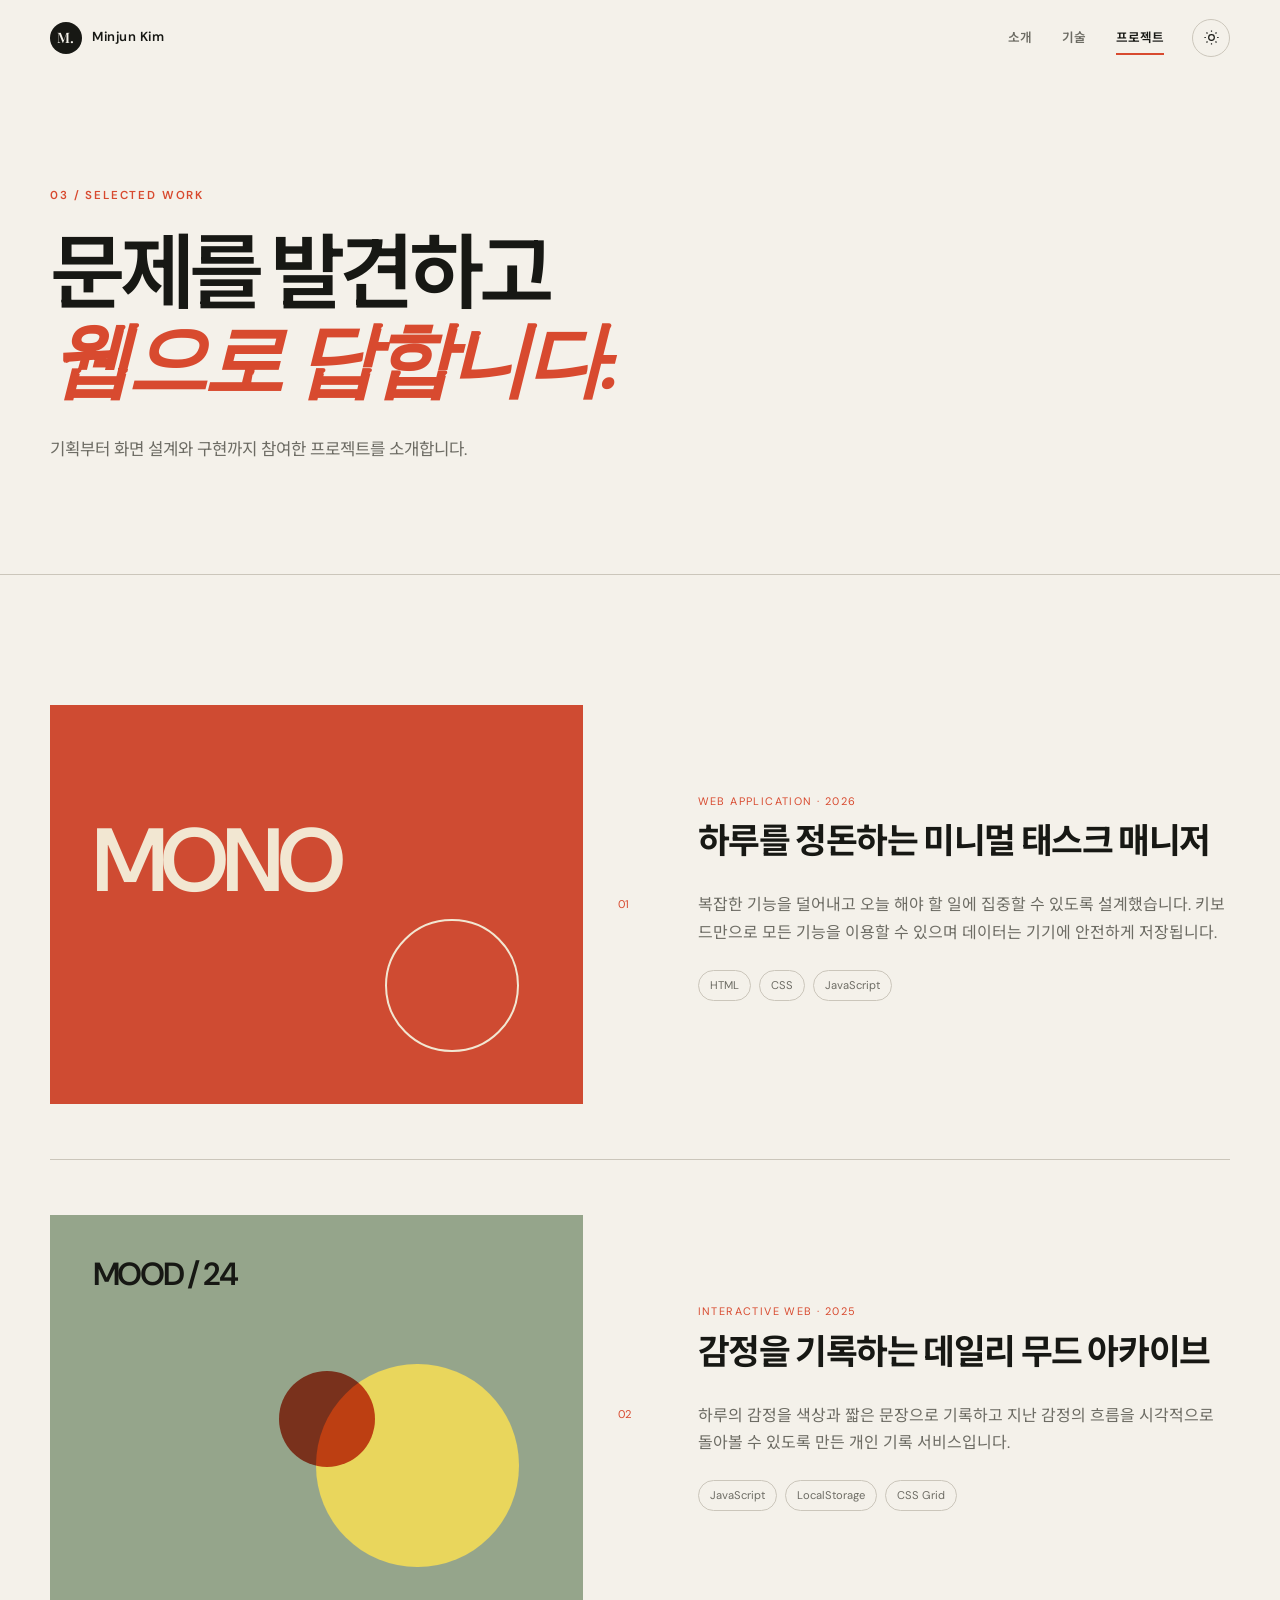
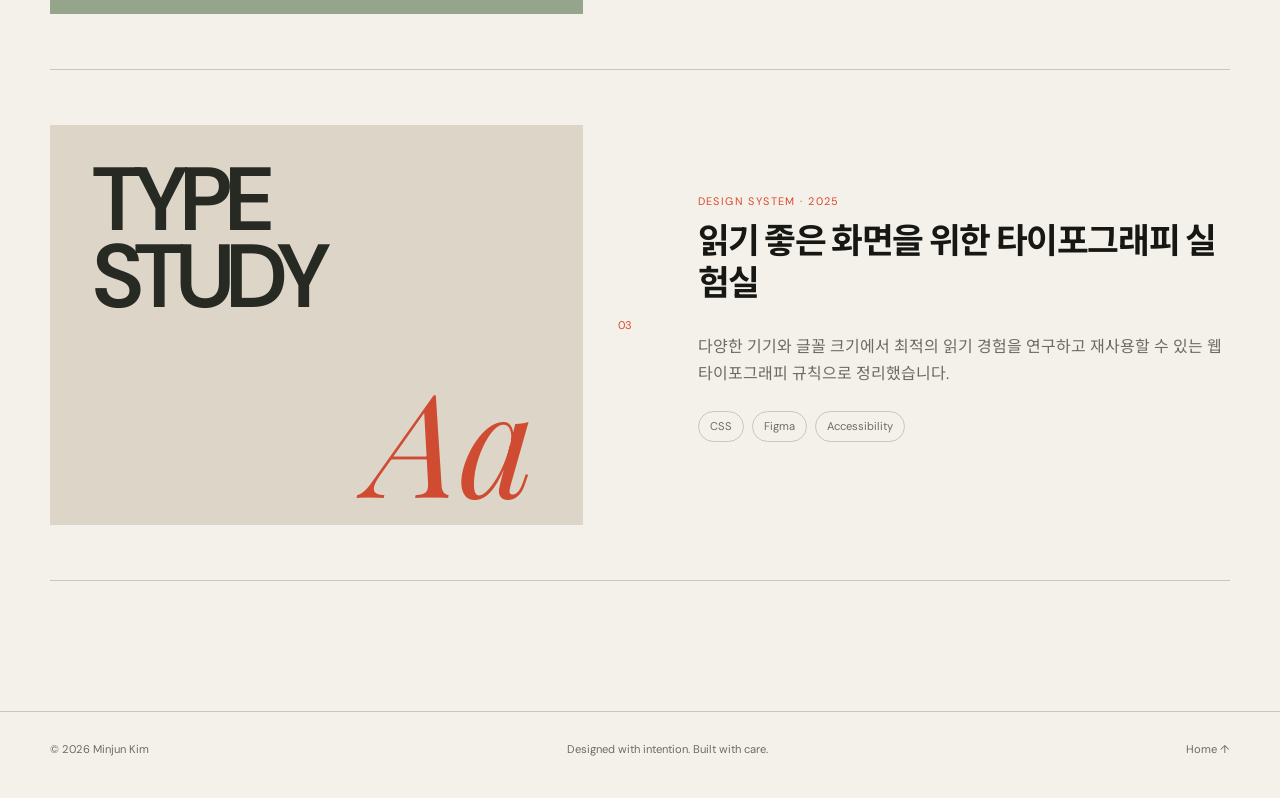
<file: frontend/projects.html>
<!doctype html>
<html lang="ko">
  <head>
    <meta charset="UTF-8"><meta name="viewport" content="width=device-width, initial-scale=1.0">
    <meta name="description" content="프론트엔드 개발자 김민준의 선택한 프로젝트입니다."><meta name="theme-color" content="#f4f1ea">
    <title>프로젝트 — 김민준</title><link rel="stylesheet" href="css/style.css"><script src="js/main.js" defer></script>
  </head>
  <body>
    <a class="skip-link" href="#main-content">본문으로 바로가기</a>
    <header class="site-header scrolled" data-header><div class="container nav-wrap">
      <a class="brand" href="index.html" aria-label="김민준 프로필 홈"><span class="brand-mark" aria-hidden="true">M.</span><span>Minjun Kim</span></a>
      <nav class="nav" aria-label="주요 메뉴"><button class="menu-button" type="button" aria-label="메뉴 열기" aria-expanded="false" aria-controls="main-menu" data-menu-button><span></span><span></span><span></span></button><div class="menu" id="main-menu" data-menu><a href="about.html">소개</a><a href="skills.html">기술</a><a class="active" href="projects.html" aria-current="page">프로젝트</a></div></nav>
      <button class="theme-button" type="button" aria-label="다크 테마로 전환" data-theme-button><svg class="sun-icon" viewBox="0 0 24 24" aria-hidden="true"><circle cx="12" cy="12" r="4"></circle><path d="M12 2v2M12 20v2M4.93 4.93l1.42 1.42M17.66 17.66l1.41 1.41M2 12h2M20 12h2M4.93 19.07l1.42-1.42M17.66 6.34l1.41-1.41"></path></svg><svg class="moon-icon" viewBox="0 0 24 24" aria-hidden="true"><path d="M20.5 14.1A8.5 8.5 0 0 1 9.9 3.5 8.5 8.5 0 1 0 20.5 14.1Z"></path></svg></button>
    </div></header>
    <main id="main-content" class="detail-page">
      <section class="detail-hero compact"><div class="container"><p class="section-number">03 / Selected work</p><h1>문제를 발견하고<br><em>웹으로 답합니다.</em></h1><p class="detail-lead">기획부터 화면 설계와 구현까지 참여한 프로젝트를 소개합니다.</p></div></section>
      <section class="section project-detail-section"><div class="container project-detail-list">
        <article><div class="project-art art-one" aria-hidden="true"><span>MONO</span><i></i></div><div class="project-number">01</div><div><p class="project-type">Web Application · 2026</p><h2>하루를 정돈하는 미니멀 태스크 매니저</h2><p>복잡한 기능을 덜어내고 오늘 해야 할 일에 집중할 수 있도록 설계했습니다. 키보드만으로 모든 기능을 이용할 수 있으며 데이터는 기기에 안전하게 저장됩니다.</p><ul><li>HTML</li><li>CSS</li><li>JavaScript</li></ul></div></article>
        <article><div class="project-art art-two" aria-hidden="true"><span>MOOD / 24</span><i></i><b></b></div><div class="project-number">02</div><div><p class="project-type">Interactive Web · 2025</p><h2>감정을 기록하는 데일리 무드 아카이브</h2><p>하루의 감정을 색상과 짧은 문장으로 기록하고 지난 감정의 흐름을 시각적으로 돌아볼 수 있도록 만든 개인 기록 서비스입니다.</p><ul><li>JavaScript</li><li>LocalStorage</li><li>CSS Grid</li></ul></div></article>
        <article><div class="project-art art-three" aria-hidden="true"><span>TYPE<br>STUDY</span><i>Aa</i></div><div class="project-number">03</div><div><p class="project-type">Design System · 2025</p><h2>읽기 좋은 화면을 위한 타이포그래피 실험실</h2><p>다양한 기기와 글꼴 크기에서 최적의 읽기 경험을 연구하고 재사용할 수 있는 웹 타이포그래피 규칙으로 정리했습니다.</p><ul><li>CSS</li><li>Figma</li><li>Accessibility</li></ul></div></article>
      </div></section>
    </main>
    <footer class="footer"><div class="container footer-inner"><p>© <span data-year></span> Minjun Kim</p><p>Designed with intention. Built with care.</p><a href="index.html">Home ↑</a></div></footer>
  </body>
</html>
</file>
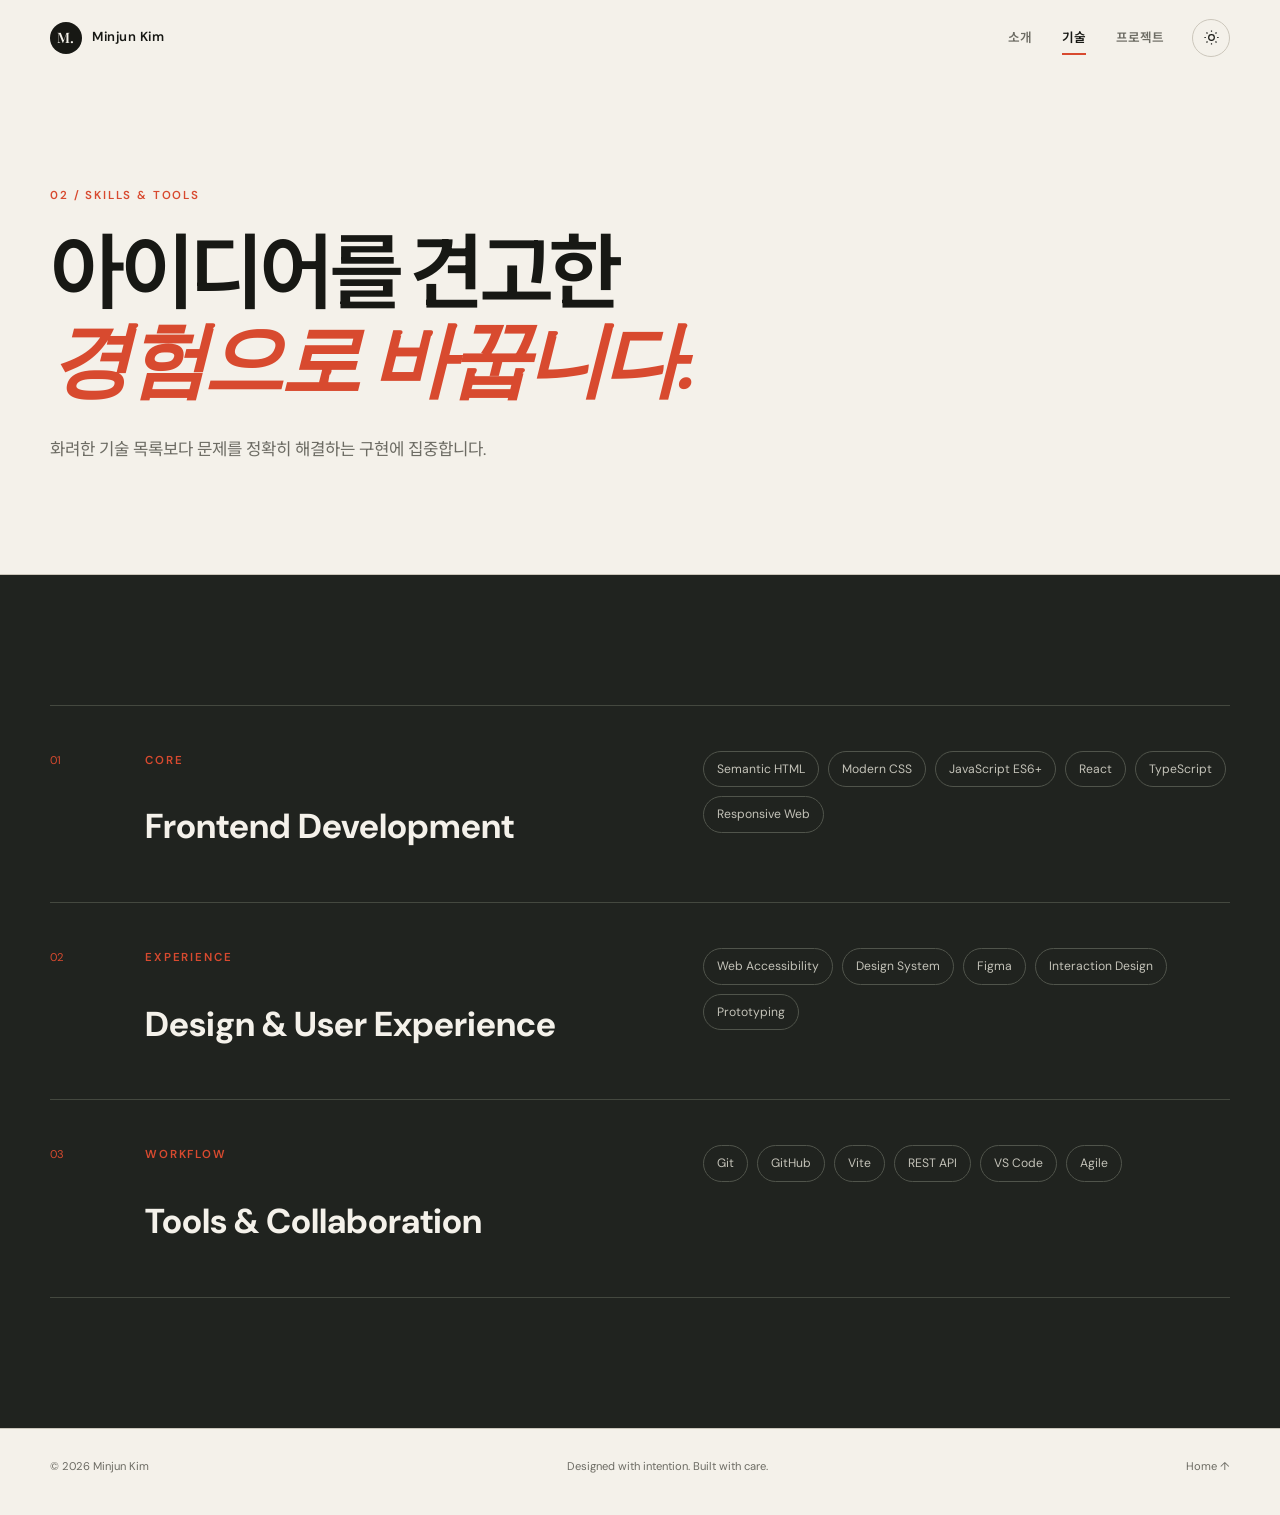
<file: frontend/skills.html>
<!doctype html>
<html lang="ko">
  <head>
    <meta charset="UTF-8"><meta name="viewport" content="width=device-width, initial-scale=1.0">
    <meta name="description" content="프론트엔드 개발자 김민준의 기술과 도구입니다."><meta name="theme-color" content="#f4f1ea">
    <title>기술 — 김민준</title><link rel="stylesheet" href="css/style.css"><script src="js/main.js" defer></script>
  </head>
  <body>
    <a class="skip-link" href="#main-content">본문으로 바로가기</a>
    <header class="site-header scrolled" data-header><div class="container nav-wrap">
      <a class="brand" href="index.html" aria-label="김민준 프로필 홈"><span class="brand-mark" aria-hidden="true">M.</span><span>Minjun Kim</span></a>
      <nav class="nav" aria-label="주요 메뉴"><button class="menu-button" type="button" aria-label="메뉴 열기" aria-expanded="false" aria-controls="main-menu" data-menu-button><span></span><span></span><span></span></button><div class="menu" id="main-menu" data-menu><a href="about.html">소개</a><a class="active" href="skills.html" aria-current="page">기술</a><a href="projects.html">프로젝트</a></div></nav>
      <button class="theme-button" type="button" aria-label="다크 테마로 전환" data-theme-button><svg class="sun-icon" viewBox="0 0 24 24" aria-hidden="true"><circle cx="12" cy="12" r="4"></circle><path d="M12 2v2M12 20v2M4.93 4.93l1.42 1.42M17.66 17.66l1.41 1.41M2 12h2M20 12h2M4.93 19.07l1.42-1.42M17.66 6.34l1.41-1.41"></path></svg><svg class="moon-icon" viewBox="0 0 24 24" aria-hidden="true"><path d="M20.5 14.1A8.5 8.5 0 0 1 9.9 3.5 8.5 8.5 0 1 0 20.5 14.1Z"></path></svg></button>
    </div></header>
    <main id="main-content" class="detail-page">
      <section class="detail-hero compact"><div class="container"><p class="section-number">02 / Skills & Tools</p><h1>아이디어를 견고한<br><em>경험으로 바꿉니다.</em></h1><p class="detail-lead">화려한 기술 목록보다 문제를 정확히 해결하는 구현에 집중합니다.</p></div></section>
      <section class="section skill-detail-section"><div class="container skill-detail-list">
        <article><span class="big-index">01</span><div><p class="section-number">Core</p><h2>Frontend Development</h2></div><div class="skill-tags"><span>Semantic HTML</span><span>Modern CSS</span><span>JavaScript ES6+</span><span>React</span><span>TypeScript</span><span>Responsive Web</span></div></article>
        <article><span class="big-index">02</span><div><p class="section-number">Experience</p><h2>Design &amp; User Experience</h2></div><div class="skill-tags"><span>Web Accessibility</span><span>Design System</span><span>Figma</span><span>Interaction Design</span><span>Prototyping</span></div></article>
        <article><span class="big-index">03</span><div><p class="section-number">Workflow</p><h2>Tools &amp; Collaboration</h2></div><div class="skill-tags"><span>Git</span><span>GitHub</span><span>Vite</span><span>REST API</span><span>VS Code</span><span>Agile</span></div></article>
      </div></section>
    </main>
    <footer class="footer"><div class="container footer-inner"><p>© <span data-year></span> Minjun Kim</p><p>Designed with intention. Built with care.</p><a href="index.html">Home ↑</a></div></footer>
  </body>
</html>
</file>
<file: css/style.css>
@import url('https://fonts.googleapis.com/css2?family=DM+Sans:wght@400;500;600;700&family=Noto+Sans+KR:wght@400;500;600;700&family=Young+Serif&display=swap');
.profile-posts{grid-column:1/-1;margin-top:45px;padding-top:65px;border-top:1px solid var(--line)}.profile-posts-head{display:flex;align-items:end;justify-content:space-between;gap:24px;margin-bottom:28px}.profile-posts-head .eyebrow{margin-bottom:8px}.profile-posts-head h2{margin:0;font-size:clamp(2rem,4vw,3.6rem);letter-spacing:-.05em}.my-post-list{border-top:2px solid var(--ink)}.my-post-row{display:grid;grid-template-columns:1fr auto;gap:35px;align-items:center;padding:28px 0;border-bottom:1px solid var(--line)}.my-post-row h3{margin:0 0 7px;font-size:1.35rem}.my-post-row>div>p:last-child{margin:0;color:var(--muted);font-size:.85rem}.my-post-actions{display:flex;gap:8px}.danger-button{padding:12px 17px;border:1px solid #d64545;background:transparent;color:#c93636;cursor:pointer}.danger-button:hover{background:#c93636;color:#fff}.crud-state{width:100%;margin:0;padding:45px 20px;text-align:center;color:var(--muted)}.crud-state.error,.auth-message.error{color:#c93636}.author-avatar{width:42px;height:42px;display:grid;place-items:center;border-radius:50%;background:var(--accent);color:#fff;font-weight:700}@media(max-width:650px){.profile-posts-head,.my-post-row{align-items:stretch;grid-template-columns:1fr;flex-direction:column}.profile-posts-head .primary-button{align-self:flex-start}.my-post-actions{justify-content:flex-start}}
.profile-page{min-height:calc(100svh - var(--header));display:grid;align-items:center;padding:80px 0}.profile-layout{display:grid;grid-template-columns:1fr minmax(420px,.75fr);gap:9vw;align-items:center}.profile-intro h1{font-size:clamp(4rem,8vw,8rem);line-height:.9;letter-spacing:-.07em;margin:0 0 28px}.profile-intro h1 em{font-family:"Young Serif",serif;font-weight:400;color:var(--accent)}.profile-intro>p:last-child{color:var(--muted)}.profile-card{padding:45px;border:1px solid var(--line);background:var(--paper);box-shadow:14px 14px var(--acid)}.profile-avatar{width:88px;height:88px;display:grid;place-items:center;margin-bottom:35px;border-radius:50%;overflow:hidden;background:var(--accent);color:#fff;font-size:1.15rem;font-weight:700}.profile-avatar span{max-width:70px;overflow:hidden;text-overflow:ellipsis;white-space:nowrap}.profile-label{margin:0 0 5px;color:var(--muted);font-size:.7rem;font-weight:700;letter-spacing:.12em;text-transform:uppercase}.profile-card h2{margin:0;font-size:2.2rem}.profile-detail{margin-top:28px;padding-top:25px;border-top:1px solid var(--line)}.profile-detail p:last-child{margin:0;overflow-wrap:anywhere}.profile-actions{display:flex;gap:12px;margin-top:40px}.profile-actions a{text-align:center}.profile-actions .primary-button{margin-left:auto}@media(max-width:820px){.profile-page{padding:55px 0 80px}.profile-layout{grid-template-columns:1fr;gap:45px}.profile-intro h1{font-size:clamp(3.5rem,16vw,5rem)}.profile-card{padding:32px}}@media(max-width:520px){.profile-layout{width:min(calc(100% - 40px),var(--shell))}.profile-card{padding:25px;box-shadow:9px 9px var(--acid)}.profile-actions{align-items:stretch;flex-direction:column}.profile-actions .primary-button{margin-left:0}}
:root{--bg:#f7f7f2;--paper:#fff;--ink:#11120f;--muted:#696b63;--line:#c9cac1;--accent:#2448ff;--acid:#dfff3f;--header:76px;--shell:1180px;color-scheme:light}[data-theme=dark]{--bg:#151613;--paper:#1c1d19;--ink:#f4f4ee;--muted:#a6a79e;--line:#3a3b35;--accent:#7186ff;--acid:#cde843;color-scheme:dark}*{box-sizing:border-box}html{scroll-behavior:smooth}body{margin:0;background:var(--bg);color:var(--ink);font-family:"DM Sans","Noto Sans KR",sans-serif;line-height:1.65;transition:.25s}a{color:inherit;text-decoration:none}button,input,textarea,select{font:inherit;color:inherit}.shell{width:min(calc(100% - 48px),var(--shell));margin:auto}.sr-only{position:absolute;width:1px;height:1px;margin:-1px;overflow:hidden;clip:rect(0,0,0,0)}.skip-link{position:fixed;top:-60px;left:12px;z-index:99;background:var(--ink);color:var(--bg);padding:10px 15px}.skip-link:focus{top:12px}:focus-visible{outline:3px solid var(--accent);outline-offset:4px}
.site-header{height:var(--header);position:sticky;top:0;z-index:30;background:color-mix(in srgb,var(--bg) 92%,transparent);backdrop-filter:blur(12px);border-bottom:1px solid transparent}.site-header.scrolled,.site-header.solid{border-color:var(--line)}.header-inner{height:100%;display:flex;align-items:center}.wordmark{display:inline-flex;align-items:center;gap:10px;font-weight:700}.wordmark-dot{width:13px;height:13px;border-radius:50%;background:var(--accent);box-shadow:6px 0 var(--acid)}.nav{margin-left:auto}.menu{display:flex;align-items:center;gap:28px;font-size:.82rem;font-weight:600}.menu a{color:var(--muted)}.menu a:hover,.menu a.active{color:var(--ink)}.menu .join-link{padding:9px 15px;background:var(--ink);color:var(--bg)}.theme-button{display:grid;place-items:center;width:38px;height:38px;margin-left:18px;border:1px solid var(--line);border-radius:50%;background:transparent;cursor:pointer}.menu-button{display:none;border:0;background:none}
.home-hero{min-height:calc(86svh - var(--header));display:flex;align-items:center;padding:70px 0;border-bottom:1px solid var(--line)}.hero-layout{display:grid;grid-template-columns:1.45fr .55fr;align-items:center;gap:9vw}.kicker,.eyebrow{margin:0 0 25px;color:var(--accent);font-size:.72rem;font-weight:700;letter-spacing:.16em;text-transform:uppercase}.hero-copy h1,.page-title{font-size:clamp(4.1rem,8.5vw,8.3rem);line-height:.91;letter-spacing:-.07em;margin:0 0 34px}.hero-copy h1 em,.page-title em{font-family:"Young Serif",serif;font-weight:400;color:var(--accent)}.hero-description{max-width:600px;color:var(--muted);font-size:1.08rem}.text-link,.read-link{display:inline-flex;gap:28px;align-items:center;margin-top:25px;padding-bottom:4px;border-bottom:1px solid;font-size:.84rem;font-weight:700}.hero-note{min-height:385px;padding:27px;background:var(--accent);color:#fff;display:flex;flex-direction:column;justify-content:space-between;transform:rotate(2deg);box-shadow:14px 14px var(--acid)}.note-number{font-size:3rem;font-weight:700;line-height:.85;letter-spacing:-.07em}.note-label,.note-date{font-size:.66rem;letter-spacing:.14em}.hero-note p:not(.note-label){font-family:"Young Serif",serif;font-size:1.6rem;line-height:1.35}.note-date{align-self:end}
.section{padding:115px 0;border-bottom:1px solid var(--line)}.section-head{display:flex;align-items:end;justify-content:space-between;margin-bottom:55px}.section-head h2{font-size:clamp(2.4rem,4.5vw,4.4rem);line-height:1;margin:0;letter-spacing:-.055em}.section-head .eyebrow{margin-bottom:15px}.quiet-link{font-size:.8rem;color:var(--muted);font-weight:600}.featured-post{display:grid;grid-template-columns:1.15fr .85fr;gap:6vw;align-items:center}.featured-art{position:relative;display:block;overflow:hidden;min-height:490px;background:var(--ink);color:var(--bg);padding:40px}.art-grid{position:absolute;inset:0;background-image:linear-gradient(color-mix(in srgb,var(--bg) 16%,transparent) 1px,transparent 1px),linear-gradient(90deg,color-mix(in srgb,var(--bg) 16%,transparent) 1px,transparent 1px);background-size:48px 48px}.art-type{position:relative;display:block;font-size:clamp(3.3rem,7vw,7.2rem);font-weight:700;line-height:.76;letter-spacing:-.08em}.art-index{position:absolute;right:35px;bottom:30px;color:var(--accent);font-size:.74rem;letter-spacing:.15em}.post-meta{display:flex;gap:13px;margin:0 0 20px;color:var(--muted);font-size:.7rem;letter-spacing:.08em;text-transform:uppercase}.post-meta span:first-child{color:var(--accent);font-weight:700}.featured-copy h3{font-size:clamp(2.1rem,4vw,4rem);letter-spacing:-.055em;line-height:1.12;margin:0 0 28px}.featured-copy>p:not(.post-meta){color:var(--muted)}.post-list{border-top:2px solid var(--ink)}.post-row{display:grid;grid-template-columns:55px 1.5fr 1fr 48px;gap:32px;align-items:center;padding:32px 0;border-bottom:1px solid var(--line)}.post-order{font-size:.7rem;color:var(--muted)}.post-row h3{margin:0;font-size:1.45rem;line-height:1.3}.post-row .post-meta{margin-bottom:9px}.post-excerpt{margin:0;color:var(--muted);font-size:.88rem}.round-arrow{display:grid;place-items:center;width:42px;height:42px;border:1px solid var(--line);border-radius:50%;transition:.2s}.round-arrow:hover{background:var(--accent);color:#fff;border-color:var(--accent)}
.newsletter-section{padding:100px 0;background:var(--ink);color:var(--bg)}.newsletter-inner{display:grid;grid-template-columns:1fr 1fr;gap:8vw;align-items:end}.newsletter-inner h2{font-size:clamp(2.2rem,4vw,4rem);line-height:1.15;letter-spacing:-.05em;margin:0}.newsletter-inner .eyebrow{color:var(--acid)}.subscribe-form{display:flex;border-bottom:1px solid}.subscribe-form input{flex:1;min-width:0;padding:18px 0;border:0;background:transparent;outline:0}.subscribe-form button{border:0;background:transparent;font-weight:700;cursor:pointer}.footer{padding:50px 0}.footer-inner{display:grid;grid-template-columns:1fr auto auto;gap:70px;align-items:end}.footer p{margin:10px 0 0;color:var(--muted);font-size:.75rem}.footer-links{display:flex;gap:22px;font-size:.76rem;font-weight:600}.toast{position:fixed;left:50%;bottom:25px;z-index:60;transform:translate(-50%,30px);opacity:0;background:var(--ink);color:var(--bg);padding:11px 18px;font-size:.8rem;transition:.25s}.toast.show{opacity:1;transform:translate(-50%,0)}
.page-hero{padding:90px 0 70px;border-bottom:1px solid var(--line)}.page-hero-row{display:flex;align-items:end;justify-content:space-between;gap:40px}.page-title{font-size:clamp(4rem,8vw,8rem);margin:0}.page-intro{max-width:390px;margin:0 0 13px;color:var(--muted)}.filter-bar{display:flex;align-items:center;gap:10px;padding:28px 0;border-bottom:1px solid var(--line);overflow:auto}.filter-button{white-space:nowrap;border:1px solid var(--line);border-radius:50px;padding:8px 15px;background:transparent;cursor:pointer;font-size:.78rem}.filter-button.active,.filter-button:hover{background:var(--ink);color:var(--bg)}.search-wrap{margin-left:auto;position:relative;min-width:250px}.search-wrap input{width:100%;padding:10px 35px 10px 0;border:0;border-bottom:1px solid var(--line);background:transparent;outline:0}.search-wrap span{position:absolute;right:3px;top:9px}.archive{padding:25px 0 100px}.archive .post-row{grid-template-columns:70px 1.3fr 1fr 48px}.empty-state{display:none;padding:70px;text-align:center;color:var(--muted)}.empty-state.show{display:block}
.article-header{padding:80px 0 58px}.article-shell{width:min(calc(100% - 48px),860px);margin:auto}.article-header h1{font-size:clamp(3.2rem,7vw,6.6rem);line-height:1.04;letter-spacing:-.065em;margin:0 0 35px}.article-lead{font-size:1.2rem;color:var(--muted)}.article-author{display:flex;align-items:center;gap:13px;margin-top:36px}.article-author img{width:42px;height:42px;border-radius:50%;object-fit:cover}.article-author p{margin:0;font-size:.76rem}.article-author span{color:var(--muted)}.article-cover{width:min(calc(100% - 48px),var(--shell));height:520px;margin:0 auto 85px;padding:50px;background:var(--accent);color:#fff;display:flex;justify-content:space-between;align-items:end;position:relative;overflow:hidden}.article-cover:before{content:"";position:absolute;width:430px;height:430px;border:65px solid var(--acid);border-radius:50%;right:-80px;top:-90px}.cover-type,.cover-code{position:relative}.cover-type{font-size:clamp(3.8rem,8vw,8rem);font-weight:700;line-height:.78;letter-spacing:-.08em}.cover-code{font-size:.75rem;letter-spacing:.15em}.article-body{width:min(calc(100% - 48px),720px);margin:0 auto 110px;font-size:1.03rem;line-height:1.95}.article-body h2{font-size:2rem;line-height:1.3;margin:65px 0 18px}.article-body p{margin:0 0 27px}.article-body blockquote{margin:45px 0;padding:8px 0 8px 25px;border-left:4px solid var(--accent);font-family:"Young Serif","Noto Sans KR",serif;font-size:1.45rem}.article-body pre{overflow:auto;margin:35px 0;padding:25px;background:var(--ink);color:var(--bg)}.article-tags{display:flex;gap:8px;margin-top:55px}.article-tags span{border:1px solid var(--line);border-radius:50px;padding:6px 12px;color:var(--muted);font-size:.72rem}.article-nav{border-top:1px solid var(--line);padding-top:35px;margin-top:65px;display:flex;justify-content:space-between}
.form-page{min-height:calc(100svh - var(--header));display:grid;grid-template-columns:.8fr 1.2fr}.form-aside{background:var(--accent);color:#fff;padding:7vw;display:flex;flex-direction:column;justify-content:space-between}.form-aside .eyebrow{color:var(--acid)}.form-aside h1{font-size:clamp(3rem,6vw,6rem);line-height:.98;letter-spacing:-.065em;margin:0}.aside-quote{max-width:350px;font-family:"Young Serif","Noto Sans KR",serif;font-size:1.25rem}.form-main{padding:7vw;display:grid;align-content:center}.form-main-inner{width:min(100%,540px);margin:auto}.form-main h2{font-size:2.3rem;margin:0}.form-description{color:var(--muted);margin:5px 0 40px}.stack-form{display:grid;gap:22px}.field{display:grid;gap:8px}.field label{font-size:.78rem;font-weight:700}.field input,.field textarea,.field select{width:100%;border:1px solid var(--line);background:var(--paper);padding:13px 14px;outline:0}.field textarea{min-height:300px;resize:vertical}.field input:focus,.field textarea:focus,.field select:focus{border-color:var(--accent);box-shadow:0 0 0 3px color-mix(in srgb,var(--accent) 15%,transparent)}.field-help{font-size:.7rem;color:var(--muted);margin:0}.checkbox-field{display:flex;gap:10px;color:var(--muted);font-size:.78rem}.primary-button{border:0;background:var(--ink);color:var(--bg);padding:14px 18px;font-weight:700;cursor:pointer}.primary-button:hover{background:var(--accent);color:#fff}.form-foot{text-align:center;margin-top:25px;color:var(--muted);font-size:.78rem}.form-foot a{color:var(--accent);font-weight:700}.write-page{padding:75px 0 110px}.write-layout{display:grid;grid-template-columns:260px 1fr;gap:7vw}.write-sidebar{border-right:1px solid var(--line);padding-right:35px}.write-sidebar h1{font-size:2.8rem;margin:0}.write-sidebar p,.draft-status{color:var(--muted);font-size:.8rem}.draft-status{margin-top:45px;padding-top:20px;border-top:1px solid var(--line)}.write-actions{display:flex;justify-content:space-between}.secondary-button{border:1px solid var(--line);background:transparent;padding:13px 18px;cursor:pointer}.reveal{opacity:0;transform:translateY(18px);transition:.65s}.reveal.visible{opacity:1;transform:none}
@media(max-width:820px){.shell,.article-shell,.article-cover,.article-body{width:min(calc(100% - 32px),var(--shell))}.menu-button{display:flex;width:38px;height:38px;flex-direction:column;justify-content:center;gap:7px}.menu-button span{width:21px;height:1px;background:currentColor}.menu{position:fixed;top:var(--header);left:0;right:0;display:none;flex-direction:column;align-items:stretch;padding:25px 24px;background:var(--bg);border-bottom:1px solid var(--line)}.menu.open{display:flex}.theme-button{margin-left:8px}.hero-layout,.featured-post,.newsletter-inner{grid-template-columns:1fr}.hero-copy h1{font-size:clamp(3.6rem,17vw,6rem)}.hero-note{width:min(360px,90%);min-height:320px;margin:25px auto}.section{padding:80px 0}.featured-art{min-height:380px}.post-row,.archive .post-row{grid-template-columns:35px 1fr 42px;gap:17px}.post-excerpt{display:none}.footer-inner{grid-template-columns:1fr;gap:25px;align-items:start}.page-hero-row{display:block}.page-intro{margin-top:25px}.filter-bar{flex-wrap:wrap}.search-wrap{order:2;margin:10px 0 0;min-width:100%}.article-cover{height:400px}.form-page{grid-template-columns:1fr}.form-aside{min-height:380px;padding:55px 24px}.form-main{padding:65px 24px}.write-layout{grid-template-columns:1fr}.write-sidebar{border:0;border-bottom:1px solid var(--line);padding:0 0 25px}}@media(max-width:520px){.hero-copy h1,.page-title{font-size:3.35rem}.featured-art{min-height:320px;padding:25px}.art-type{font-size:3rem}.post-row,.archive .post-row{grid-template-columns:1fr 42px}.post-order{display:none}.newsletter-inner{gap:40px}.subscribe-form{display:grid;border:0}.article-cover{height:290px;padding:25px}.cover-type{font-size:3.4rem}.article-nav{gap:25px;flex-direction:column}.form-aside h1{font-size:3.2rem}}@media(prefers-reduced-motion:reduce){*,*:before,*:after{transition-duration:.01ms!important}.reveal{opacity:1;transform:none}}
</file>
<file: frontend/css/style.css>
@import url('https://fonts.googleapis.com/css2?family=DM+Sans:wght@400;500;600&family=Noto+Sans+KR:wght@400;500;600;700&family=Playfair+Display:ital,wght@1,600&display=swap');

:root{--bg:#f4f1ea;--surface:#ebe7de;--text:#171814;--muted:#6d6c64;--accent:#d84a2f;--line:#cbc6bb;--dark:#20231f;--cream:#f4f1ea;--content:1180px;--header:76px;color-scheme:light}
[data-theme="dark"]{--bg:#191b18;--surface:#242722;--text:#f2eee5;--muted:#aaa99f;--accent:#f06a4e;--line:#3c4039;--dark:#0f110f;--cream:#f2eee5;color-scheme:dark}
*{box-sizing:border-box}html{scroll-behavior:smooth;scroll-padding-top:var(--header)}body{margin:0;background:var(--bg);color:var(--text);font-family:"DM Sans","Noto Sans KR",sans-serif;line-height:1.7;transition:background .3s,color .3s}a{color:inherit;text-decoration:none}button{font:inherit}h1,h2,h3,p{margin-top:0}.container{width:min(calc(100% - 40px),var(--content));margin-inline:auto}.skip-link{position:fixed;z-index:100;left:12px;top:-60px;padding:10px 16px;background:var(--text);color:var(--bg)}.skip-link:focus{top:12px}.sr-only{position:absolute;width:1px;height:1px;padding:0;margin:-1px;overflow:hidden;clip:rect(0,0,0,0);white-space:nowrap;border:0}
.site-header{position:fixed;inset:0 0 auto;z-index:20;height:var(--header);border-bottom:1px solid transparent;transition:.3s}.site-header.scrolled{background:color-mix(in srgb,var(--bg) 88%,transparent);border-color:var(--line);backdrop-filter:blur(14px)}.nav-wrap{height:100%;display:flex;align-items:center;justify-content:space-between}.brand{display:flex;gap:10px;align-items:center;font-size:.82rem;font-weight:600;letter-spacing:.04em}.brand-mark{display:grid;place-items:center;width:32px;height:32px;background:var(--text);color:var(--bg);border-radius:50%;font-family:"Playfair Display",serif;font-size:.9rem}.nav{margin-left:auto}.menu{display:flex;gap:30px;margin-right:28px;font-size:.79rem;font-weight:600}.menu a{position:relative;color:var(--muted)}.menu a::after{content:"";position:absolute;left:0;right:100%;bottom:-7px;height:2px;background:var(--accent);transition:.2s}.menu a:hover,.menu a.active{color:var(--text)}.menu a.active::after{right:0}.theme-button,.menu-button{border:0;background:transparent;color:var(--text);cursor:pointer}.theme-button{display:grid;place-items:center;width:38px;height:38px;border:1px solid var(--line);border-radius:50%}.theme-button svg{width:17px;fill:none;stroke:currentColor;stroke-width:1.7}.moon-icon,[data-theme="dark"] .sun-icon{display:none}[data-theme="dark"] .moon-icon{display:block}.menu-button{display:none}
.hero{min-height:100svh;padding-top:var(--header);display:flex;flex-direction:column;border-bottom:1px solid var(--line)}.hero-grid{flex:1;display:grid;grid-template-columns:1.15fr .85fr;align-items:center;gap:8vw;padding-block:72px 45px}.eyebrow,.section-number{font-size:.72rem;letter-spacing:.16em;text-transform:uppercase;font-weight:600;color:var(--muted)}.eyebrow{display:flex;align-items:center;gap:10px}.eyebrow span{width:7px;height:7px;border-radius:50%;background:#52a66a;box-shadow:0 0 0 5px color-mix(in srgb,#52a66a 15%,transparent)}h1{font-size:clamp(3.3rem,6.4vw,6.5rem);line-height:.98;letter-spacing:-.065em;margin:30px 0 32px;font-weight:600}h1 em,.contact h2 em{font-family:"Playfair Display",serif;font-weight:600;color:var(--accent)}.hero-description{max-width:590px;font-size:clamp(1rem,1.5vw,1.18rem);color:var(--muted)}.hero-actions{display:flex;gap:12px;margin-top:40px}.button{display:inline-flex;align-items:center;gap:26px;padding:13px 20px;border:1px solid var(--text);font-size:.81rem;font-weight:600}.button-primary{background:var(--text);color:var(--bg)}.button-primary:hover{background:var(--accent);border-color:var(--accent);color:#fff}.button-secondary:hover{background:var(--surface)}
.profile-visual{position:relative;display:grid;place-items:center;min-height:470px}.profile-orbit{position:absolute;width:390px;aspect-ratio:1;border:1px solid var(--line);border-radius:50%}.profile-orbit::before,.profile-orbit::after{content:"";position:absolute;border-radius:50%;background:var(--accent)}.profile-orbit::before{width:10px;height:10px;top:28px;right:86px}.profile-orbit::after{width:6px;height:6px;bottom:52px;left:57px}.profile-card{position:relative;width:270px;height:350px;background:var(--dark);color:var(--cream);padding:25px;box-shadow:20px 25px 0 color-mix(in srgb,var(--accent) 90%,#000);transform:rotate(2deg);display:flex;flex-direction:column;justify-content:flex-end}.profile-initials{font-family:"Playfair Display",serif;font-style:italic;font-size:6rem;line-height:1;position:absolute;inset:54px 0 auto;text-align:center;color:#e8e0d1}.profile-card p{margin:0;font-size:.72rem;text-transform:uppercase;letter-spacing:.18em}.profile-card span{font-size:.78rem;color:#aaa99f}.floating-note{position:absolute;padding:8px 12px;background:var(--bg);border:1px solid var(--line);font-size:.67rem;text-transform:uppercase;letter-spacing:.15em}.note-top{right:0;top:70px}.note-bottom{left:5px;bottom:75px}.hero-index{height:48px;display:flex;justify-content:space-between;font-size:.65rem;text-transform:uppercase;letter-spacing:.14em;color:var(--muted)}
.section{padding:130px 0;border-bottom:1px solid var(--line)}.section-grid{display:grid;grid-template-columns:1fr 1fr;gap:10vw}.section-number{color:var(--accent);margin-bottom:28px}.section-heading h2,.section-intro h2{font-size:clamp(2.3rem,4.2vw,4.3rem);letter-spacing:-.055em;line-height:1.08;margin:0}.about-content{padding-top:50px}.about-content .lead{font-size:clamp(1.35rem,2.4vw,2rem);line-height:1.45;color:var(--text);letter-spacing:-.025em}.about-content>p:not(.lead){color:var(--muted);max-width:570px}.facts{margin:55px 0 0;border-top:1px solid var(--line)}.facts div{display:grid;grid-template-columns:140px 1fr;padding:17px 0;border-bottom:1px solid var(--line);font-size:.85rem}.facts dt{color:var(--muted)}.facts dd{margin:0;font-weight:500}.skills{background:var(--dark);color:var(--cream)}.skills .section-number,.projects .section-number{color:var(--accent)}.section-intro{display:flex;justify-content:space-between;align-items:end;margin-bottom:75px}.section-intro>p{margin:0;color:#aaa99f;font-size:.88rem}.skill-list{border-top:1px solid #44483f}.skill-list article{display:grid;grid-template-columns:70px 1fr 1fr;align-items:center;border-bottom:1px solid #44483f;padding:32px 0}.skill-index{font-size:.68rem;color:#81837b}.skill-list h3{margin:0;font-size:clamp(1.5rem,2.5vw,2.2rem);font-weight:500}.skill-list p{margin:0;color:#aaa99f;font-size:.85rem}
.project-grid{display:grid;grid-template-columns:1fr 1fr;gap:70px 28px}.project-featured{grid-column:1/-1;display:grid;grid-template-columns:1.35fr .65fr;align-items:center;gap:50px}.project-art{position:relative;overflow:hidden;aspect-ratio:4/3;background:var(--surface)}.project-featured .project-art{aspect-ratio:16/9}.project-art span{position:absolute;font-size:clamp(2.5rem,7vw,7rem);font-weight:600;letter-spacing:-.07em}.art-one{background:#cf4b32;color:#f2e7d2}.art-one span{left:8%;top:20%}.art-one i{position:absolute;width:25%;aspect-ratio:1;border:2px solid #f2e7d2;border-radius:50%;right:12%;bottom:13%}.art-two{background:#95a58b}.art-two span{left:8%;top:8%;font-size:2rem}.art-two i,.art-two b{position:absolute;border-radius:50%;width:38%;aspect-ratio:1;background:#e9d65c;right:12%;bottom:12%}.art-two b{width:18%;background:#cf4b32;right:39%;bottom:37%;mix-blend-mode:multiply}.art-three{background:#ddd5c8;color:#272923}.art-three span{left:8%;top:9%;line-height:.86}.art-three i{position:absolute;right:9%;bottom:-9%;font-family:"Playfair Display",serif;font-size:9rem;color:#cf4b32}.project-copy{padding-top:22px}.project-type{color:var(--accent);font-size:.68rem;text-transform:uppercase;letter-spacing:.13em}.project-copy h3{font-size:clamp(1.55rem,2.4vw,2.3rem);line-height:1.25;letter-spacing:-.035em;margin:18px 0}.project-copy>p:not(.project-type){color:var(--muted);font-size:.88rem}.project-copy ul{display:flex;gap:8px;list-style:none;padding:0;margin:22px 0 0}.project-copy li{border:1px solid var(--line);padding:5px 10px;border-radius:50px;font-size:.67rem;color:var(--muted)}
.contact{text-align:center;padding-block:150px}.contact h2{font-size:clamp(3rem,7vw,7rem);line-height:1;letter-spacing:-.065em;margin:25px 0 35px}.contact-inner>p:not(.section-number){color:var(--muted)}.contact-actions{display:flex;justify-content:center;align-items:center;gap:16px;margin-top:45px}.email-link{font-size:clamp(1.15rem,2vw,1.5rem);border-bottom:1px solid var(--text);padding-bottom:5px}.copy-button{border:1px solid var(--line);background:transparent;color:var(--text);padding:9px 14px;cursor:pointer;font-size:.72rem}.copy-button:hover{background:var(--surface)}.social-links{display:flex;justify-content:center;gap:28px;margin-top:60px;font-size:.75rem;font-weight:600;text-transform:uppercase;letter-spacing:.08em}.social-links a:hover{color:var(--accent)}.footer{padding:28px 0;font-size:.7rem;color:var(--muted)}.footer-inner{display:flex;justify-content:space-between}.toast{position:fixed;z-index:50;left:50%;bottom:25px;transform:translate(-50%,30px);padding:11px 17px;background:var(--text);color:var(--bg);font-size:.75rem;opacity:0;pointer-events:none;transition:.25s}.toast.show{opacity:1;transform:translate(-50%,0)}
.reveal{opacity:0;transform:translateY(22px);transition:opacity .7s ease,transform .7s ease}.reveal.visible{opacity:1;transform:none}:focus-visible{outline:3px solid var(--accent);outline-offset:4px}
@media(max-width:767px){:root{--header:66px}.container{width:min(calc(100% - 32px),var(--content))}.menu-button{display:flex;flex-direction:column;justify-content:center;gap:5px;width:38px;height:38px}.menu-button span{width:20px;height:1px;background:currentColor;transition:.2s}.menu-button[aria-expanded="true"] span:first-child{transform:translateY(6px) rotate(45deg)}.menu-button[aria-expanded="true"] span:nth-child(2){opacity:0}.menu-button[aria-expanded="true"] span:last-child{transform:translateY(-6px) rotate(-45deg)}.menu{position:fixed;top:var(--header);left:0;right:0;display:flex;flex-direction:column;gap:0;margin:0;padding:18px 16px 26px;background:var(--bg);border-bottom:1px solid var(--line);transform:translateY(-130%);visibility:hidden;transition:.25s}.menu.open{transform:none;visibility:visible}.menu a{padding:13px 0;font-size:1rem}.theme-button{margin-left:8px}.hero-grid{grid-template-columns:1fr;padding-block:65px 35px;gap:60px}.hero{min-height:auto}h1{font-size:clamp(3rem,15vw,4.5rem)}.hero-actions{align-items:stretch;flex-direction:column}.button{justify-content:space-between}.profile-visual{min-height:390px}.profile-orbit{width:310px}.profile-card{width:220px;height:290px}.profile-initials{font-size:5rem}.hero-index{display:none}.section{padding:90px 0}.section-grid{grid-template-columns:1fr;gap:20px}.about-content{padding-top:15px}.section-intro{align-items:start;flex-direction:column;gap:25px;margin-bottom:50px}.skill-list article{grid-template-columns:42px 1fr;padding:25px 0}.skill-list p{grid-column:2;margin-top:8px}.project-grid{grid-template-columns:1fr;gap:55px}.project-featured{grid-column:auto;display:block}.project-featured .project-art{aspect-ratio:4/3}.project-featured .project-copy{padding-top:22px}.contact{padding-block:100px}.contact-actions{flex-direction:column}.footer-inner{align-items:center;flex-direction:column;gap:6px}.footer-inner p{margin:0}.note-top{right:-4px}.note-bottom{left:-4px}}
.profile-visual{min-height:570px}.profile-orbit{width:480px}.profile-card{width:360px;height:auto;min-height:470px;padding:14px;justify-content:flex-start;transform:none}.profile-card img{display:block;width:100%;height:345px;object-fit:cover;object-position:center}.profile-caption{width:100%;padding:20px 12px 12px;text-align:center}.profile-card .profile-name{margin:0 0 7px;font-size:1rem;font-weight:600;letter-spacing:.08em;text-transform:none}.profile-card .profile-summary{max-width:280px;margin:0 auto;color:#aaa99f;font-size:.78rem;line-height:1.6;letter-spacing:0;text-transform:none}.note-top{right:-10px}.note-bottom{left:-15px}
@media(max-width:767px){.profile-visual{min-height:470px}.profile-orbit{width:350px}.profile-card{width:min(290px,82vw);min-height:390px}.profile-card img{height:275px}.profile-caption{padding:17px 9px 9px}.note-top{right:-4px}.note-bottom{left:-4px}}
@media(prefers-reduced-motion:reduce){html{scroll-behavior:auto}*,*::before,*::after{animation-duration:.01ms!important;transition-duration:.01ms!important}.reveal{opacity:1;transform:none}}

/* Detail pages */
.detail-page{padding-top:var(--header)}.detail-hero{padding:110px 0 95px;border-bottom:1px solid var(--line)}.detail-hero-grid{display:grid;grid-template-columns:1fr .55fr;gap:9vw;align-items:center}.detail-hero h1{margin:18px 0 0}.detail-profile{justify-self:end;width:min(100%,380px);background:var(--dark);color:var(--cream);padding:13px}.detail-profile img{display:block;width:100%;aspect-ratio:1/1.08;object-fit:cover}.detail-profile p{margin:0;padding:18px 8px 7px;font-size:.8rem;text-transform:uppercase;letter-spacing:.12em}.detail-profile span{color:#aaa99f;text-transform:none;letter-spacing:0}.detail-hero.compact{padding-bottom:110px}.detail-hero.compact h1{max-width:950px}.detail-lead{max-width:500px;margin:35px 0 0;color:var(--muted);font-size:1.05rem}.text-grid{display:grid;grid-template-columns:.8fr 1.2fr;gap:10vw}.text-grid h2{font-size:clamp(2rem,3.4vw,3.4rem);line-height:1.2;letter-spacing:-.04em}.text-grid .lead{font-size:1.35rem;color:var(--text)}.text-grid p{color:var(--muted)}.value-grid{display:grid;grid-template-columns:repeat(3,1fr);gap:20px;margin-top:100px}.value-grid article{border-top:1px solid var(--line);padding-top:22px}.value-grid span,.big-index,.project-number{color:var(--accent);font-size:.7rem}.value-grid h3{margin:40px 0 12px;font-size:1.35rem}.value-grid p{color:var(--muted);font-size:.86rem}.skill-detail-section{background:var(--dark);color:var(--cream)}.skill-detail-list{border-top:1px solid #44483f}.skill-detail-list article{display:grid;grid-template-columns:65px 1fr 1fr;gap:30px;align-items:start;padding:45px 0;border-bottom:1px solid #44483f}.skill-detail-list h2{font-size:clamp(1.6rem,2.7vw,2.6rem);margin:0}.skill-tags{display:flex;flex-wrap:wrap;gap:9px}.skill-tags span{border:1px solid #50544b;border-radius:50px;padding:7px 13px;color:#c3c2b8;font-size:.76rem}.project-detail-list article{display:grid;grid-template-columns:1fr 45px 1fr;gap:35px;align-items:center;padding:55px 0;border-bottom:1px solid var(--line)}.project-detail-list article:first-child{padding-top:0}.project-detail-list .project-art{aspect-ratio:4/3}.project-detail-list h2{font-size:clamp(1.7rem,2.7vw,2.7rem);line-height:1.2;letter-spacing:-.04em}.project-detail-list p:not(.project-type){color:var(--muted)}.project-detail-list ul{display:flex;flex-wrap:wrap;gap:8px;list-style:none;padding:0;margin-top:24px}.project-detail-list li{border:1px solid var(--line);border-radius:50px;padding:5px 11px;color:var(--muted);font-size:.7rem}
@media(max-width:767px){.detail-hero{padding:70px 0}.detail-hero-grid,.text-grid{grid-template-columns:1fr}.detail-profile{justify-self:center;width:min(310px,88vw)}.detail-hero.compact{padding-bottom:75px}.value-grid{grid-template-columns:1fr;margin-top:65px}.value-grid h3{margin-top:25px}.skill-detail-list article{grid-template-columns:38px 1fr}.skill-tags{grid-column:2}.project-detail-list article{grid-template-columns:34px 1fr;gap:20px}.project-detail-list .project-art{grid-column:1/-1}.project-number{grid-column:1}.project-detail-list article>div:last-child{grid-column:2}}
</file>
